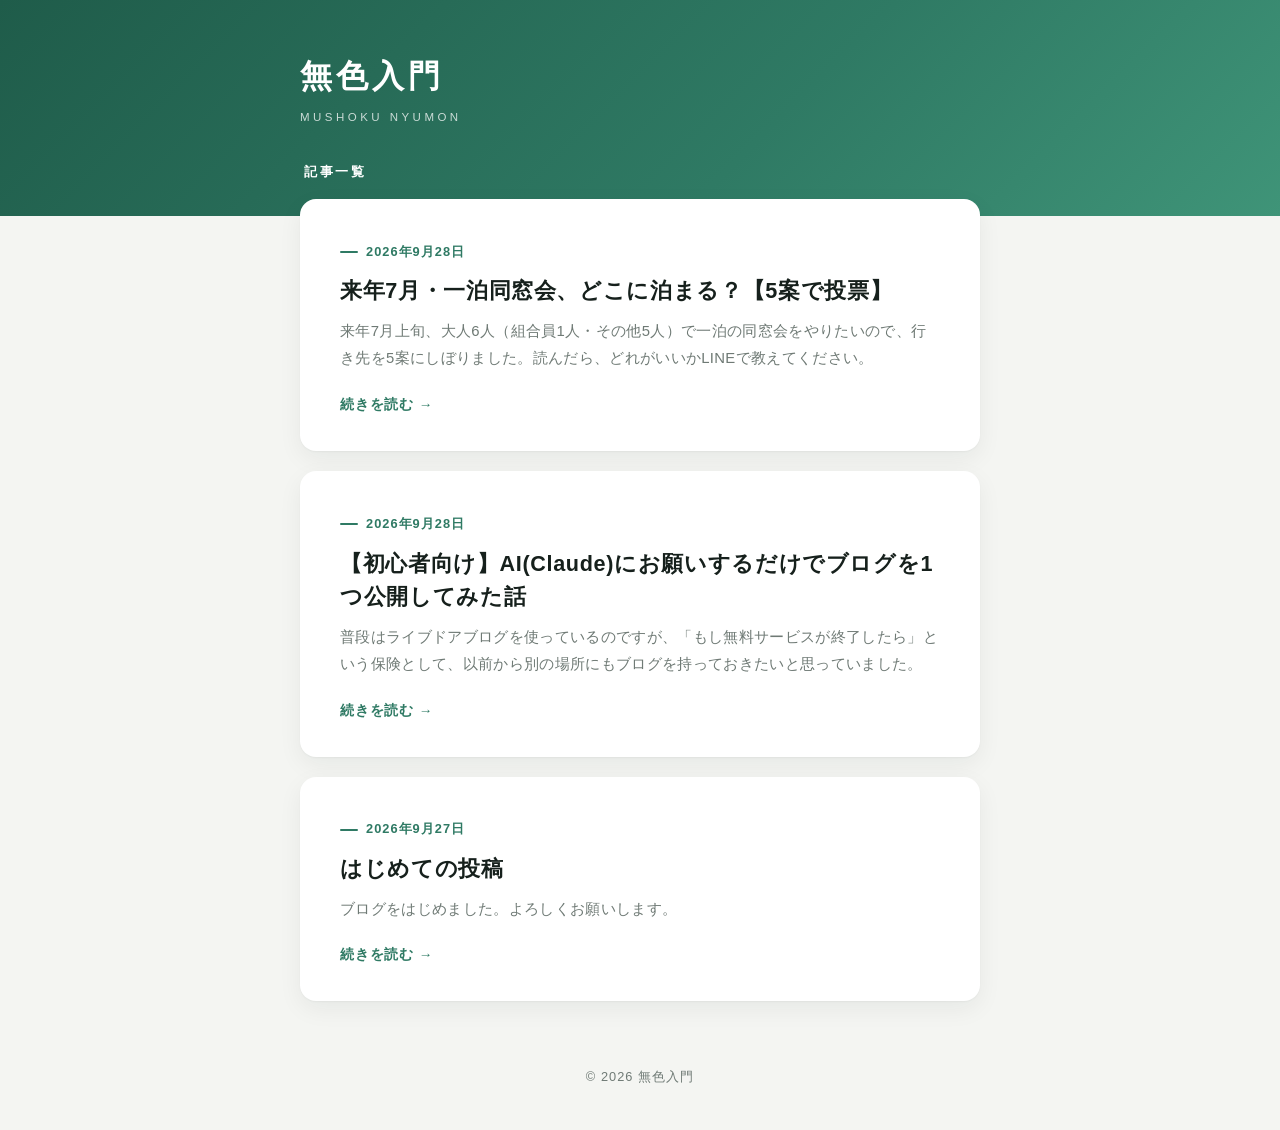
<file: index.html>
<!DOCTYPE html>
<html lang="ja">
<head>
  <meta charset="UTF-8">
  <meta name="viewport" content="width=device-width, initial-scale=1.0">
  <title>無色入門</title>
  <meta name="description" content="無色入門の記事一覧です。">
  <meta property="og:type" content="website">
  <meta property="og:site_name" content="無色入門">
  <meta property="og:title" content="無色入門">
  <meta property="og:description" content="無色入門の記事一覧です。">
  <meta property="og:url" content="https://yoikosutoiko-hue.github.io/my-first-project/">
  <meta property="og:image" content="https://yoikosutoiko-hue.github.io/my-first-project/ogp.jpg">
  <meta property="og:image:width" content="1200">
  <meta property="og:image:height" content="630">
  <meta property="og:locale" content="ja_JP">
  <meta name="twitter:card" content="summary_large_image">
  <link rel="stylesheet" href="style.css">
</head>
<body>
  <header class="site-header">
    <div class="container">
      <h1 class="site-title"><a href="index.html">無色入門</a></h1>
      <p class="site-tagline">Mushoku Nyumon</p>
    </div>
  </header>

  <main>
    <div class="container">
      <h2 class="list-heading">記事一覧</h2>
      <ul class="post-list">
        <li>
          <a class="post-card" href="posts/2026-09-28-reunion-mishima.html">
            <time class="post-date" datetime="2026-09-28">2026年9月28日</time>
            <h2 class="post-title">来年7月・一泊同窓会、どこに泊まる？【5案で投票】</h2>
            <p class="post-excerpt">来年7月上旬、大人6人（組合員1人・その他5人）で一泊の同窓会をやりたいので、行き先を5案にしぼりました。読んだら、どれがいいかLINEで教えてください。</p>
            <span class="read-more">続きを読む →</span>
          </a>
        </li>
        <li>
          <a class="post-card" href="posts/2026-09-28-claude-blog.html">
            <time class="post-date" datetime="2026-09-28">2026年9月28日</time>
            <h2 class="post-title">【初心者向け】AI(Claude)にお願いするだけでブログを1つ公開してみた話</h2>
            <p class="post-excerpt">普段はライブドアブログを使っているのですが、「もし無料サービスが終了したら」という保険として、以前から別の場所にもブログを持っておきたいと思っていました。</p>
            <span class="read-more">続きを読む →</span>
          </a>
        </li>
        <li>
          <a class="post-card" href="posts/2026-09-27-first-post.html">
            <time class="post-date" datetime="2026-09-27">2026年9月27日</time>
            <h2 class="post-title">はじめての投稿</h2>
            <p class="post-excerpt">ブログをはじめました。よろしくお願いします。</p>
            <span class="read-more">続きを読む →</span>
          </a>
        </li>
      </ul>
    </div>
  </main>

  <footer class="site-footer">
    <div class="container">
      &copy; 2026 無色入門
    </div>
  </footer>
</body>
</html>
</file>
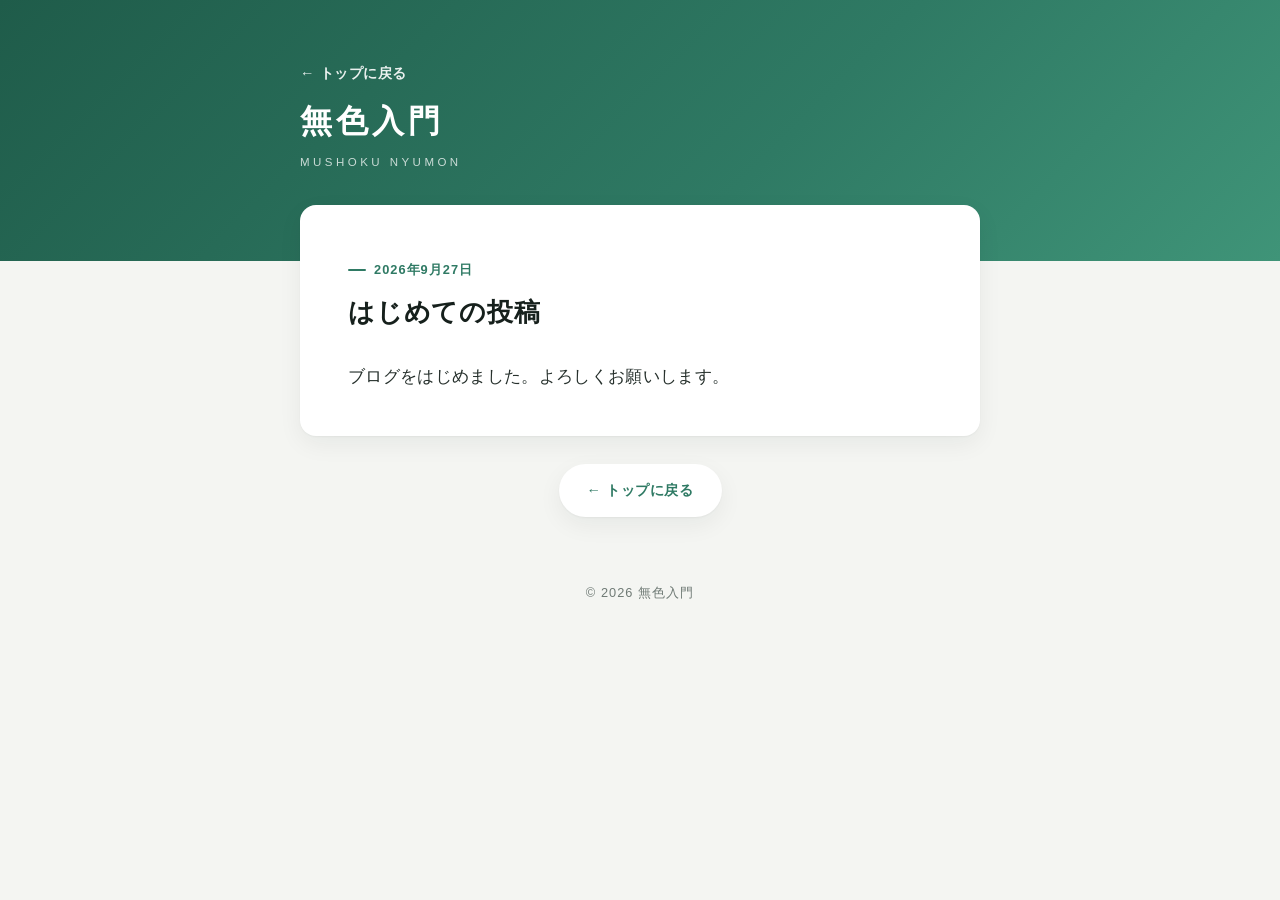
<file: posts/2026-09-27-first-post.html>
<!DOCTYPE html>
<html lang="ja">
<head>
  <meta charset="UTF-8">
  <meta name="viewport" content="width=device-width, initial-scale=1.0">
  <title>はじめての投稿 | 無色入門</title>
  <meta name="description" content="ブログをはじめました。よろしくお願いします。">
  <meta property="og:type" content="article">
  <meta property="og:site_name" content="無色入門">
  <meta property="og:title" content="はじめての投稿">
  <meta property="og:description" content="ブログをはじめました。よろしくお願いします。">
  <meta property="og:url" content="https://yoikosutoiko-hue.github.io/my-first-project/posts/2026-09-27-first-post.html">
  <meta property="og:image" content="https://yoikosutoiko-hue.github.io/my-first-project/ogp.jpg">
  <meta property="og:image:width" content="1200">
  <meta property="og:image:height" content="630">
  <meta property="og:locale" content="ja_JP">
  <meta name="twitter:card" content="summary_large_image">
  <link rel="stylesheet" href="../style.css">
</head>
<body>
  <header class="site-header">
    <div class="container">
      <a class="back-link back-link-top" href="../index.html">← トップに戻る</a>
      <p class="site-title"><a href="../index.html">無色入門</a></p>
      <p class="site-tagline">Mushoku Nyumon</p>
    </div>
  </header>

  <main>
    <div class="container">
      <article>
        <time class="post-date" datetime="2026-09-27">2026年9月27日</time>
        <h1 class="post-title">はじめての投稿</h1>
        <div class="post-body">
          <p>ブログをはじめました。よろしくお願いします。</p>
        </div>
      </article>

      <nav class="post-footer-nav">
        <a class="back-link" href="../index.html">← トップに戻る</a>
      </nav>
    </div>
  </main>

  <footer class="site-footer">
    <div class="container">
      &copy; 2026 無色入門
    </div>
  </footer>
</body>
</html>
</file>
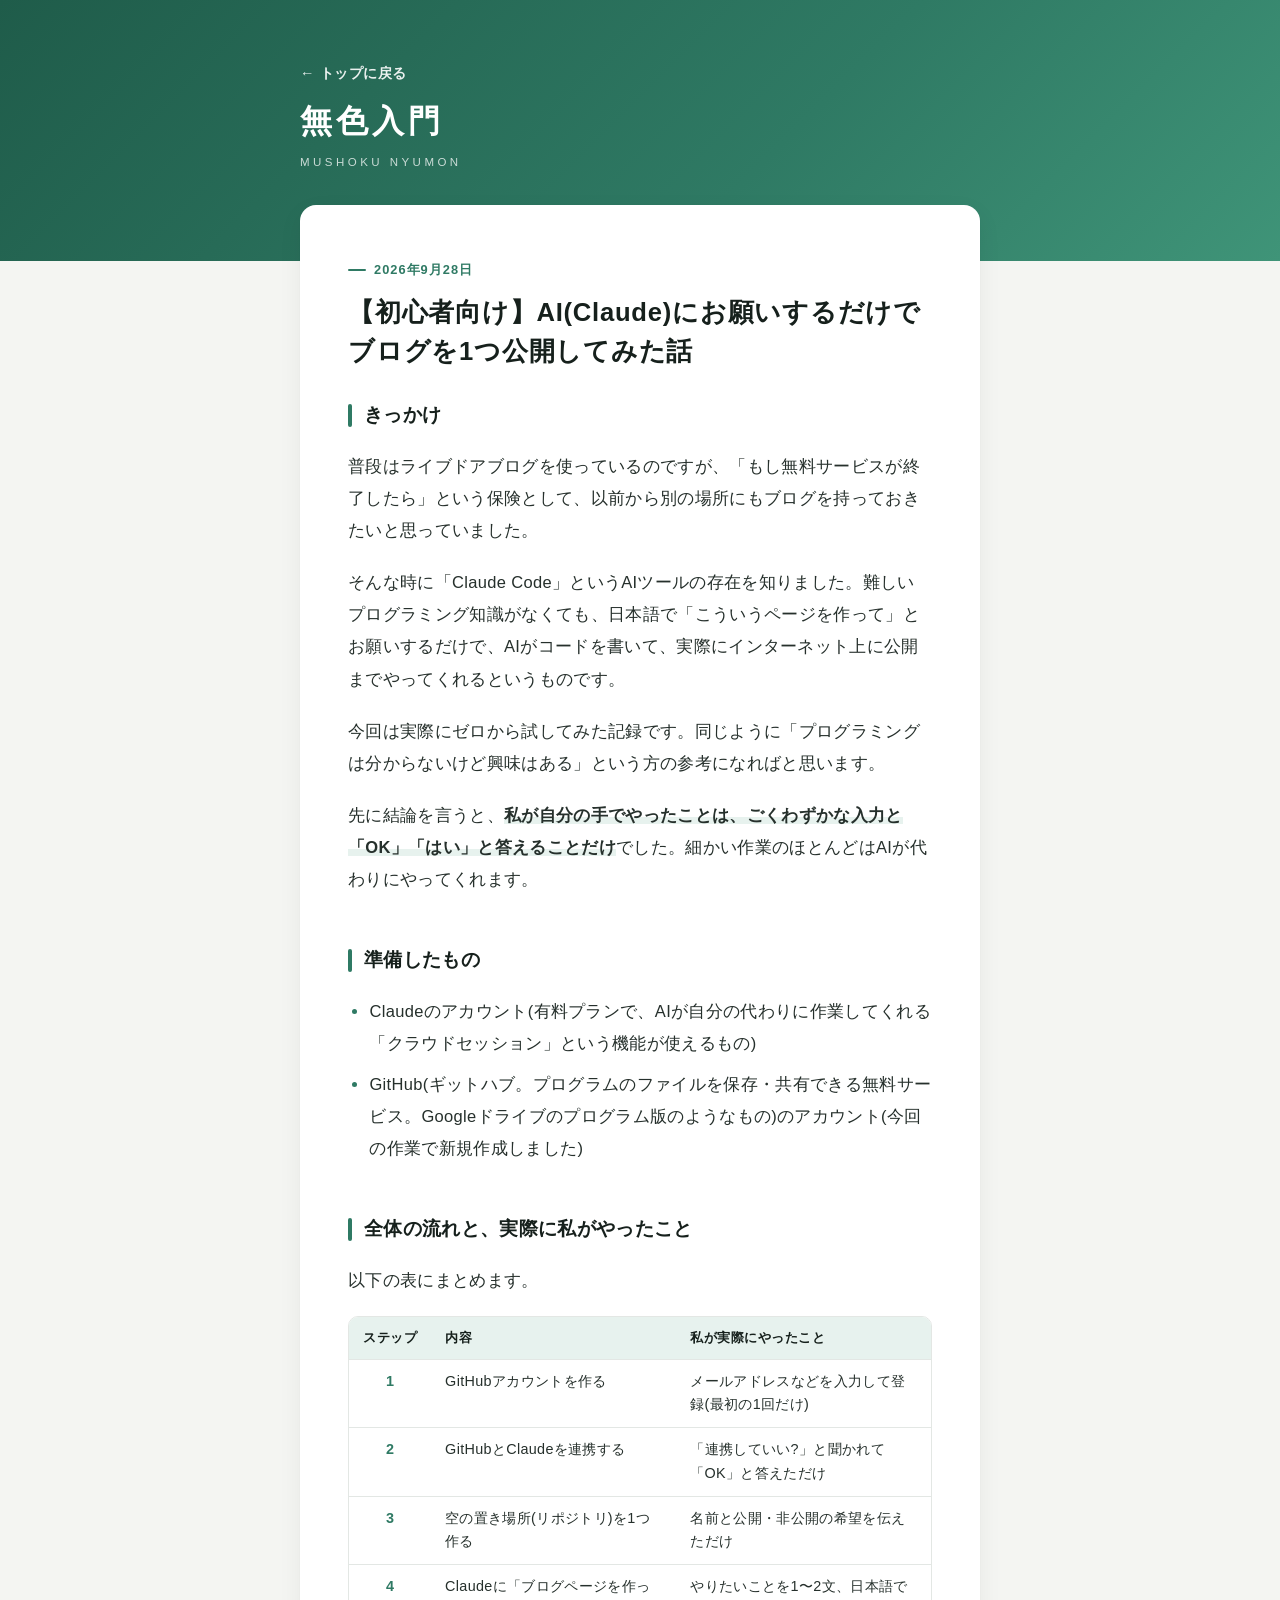
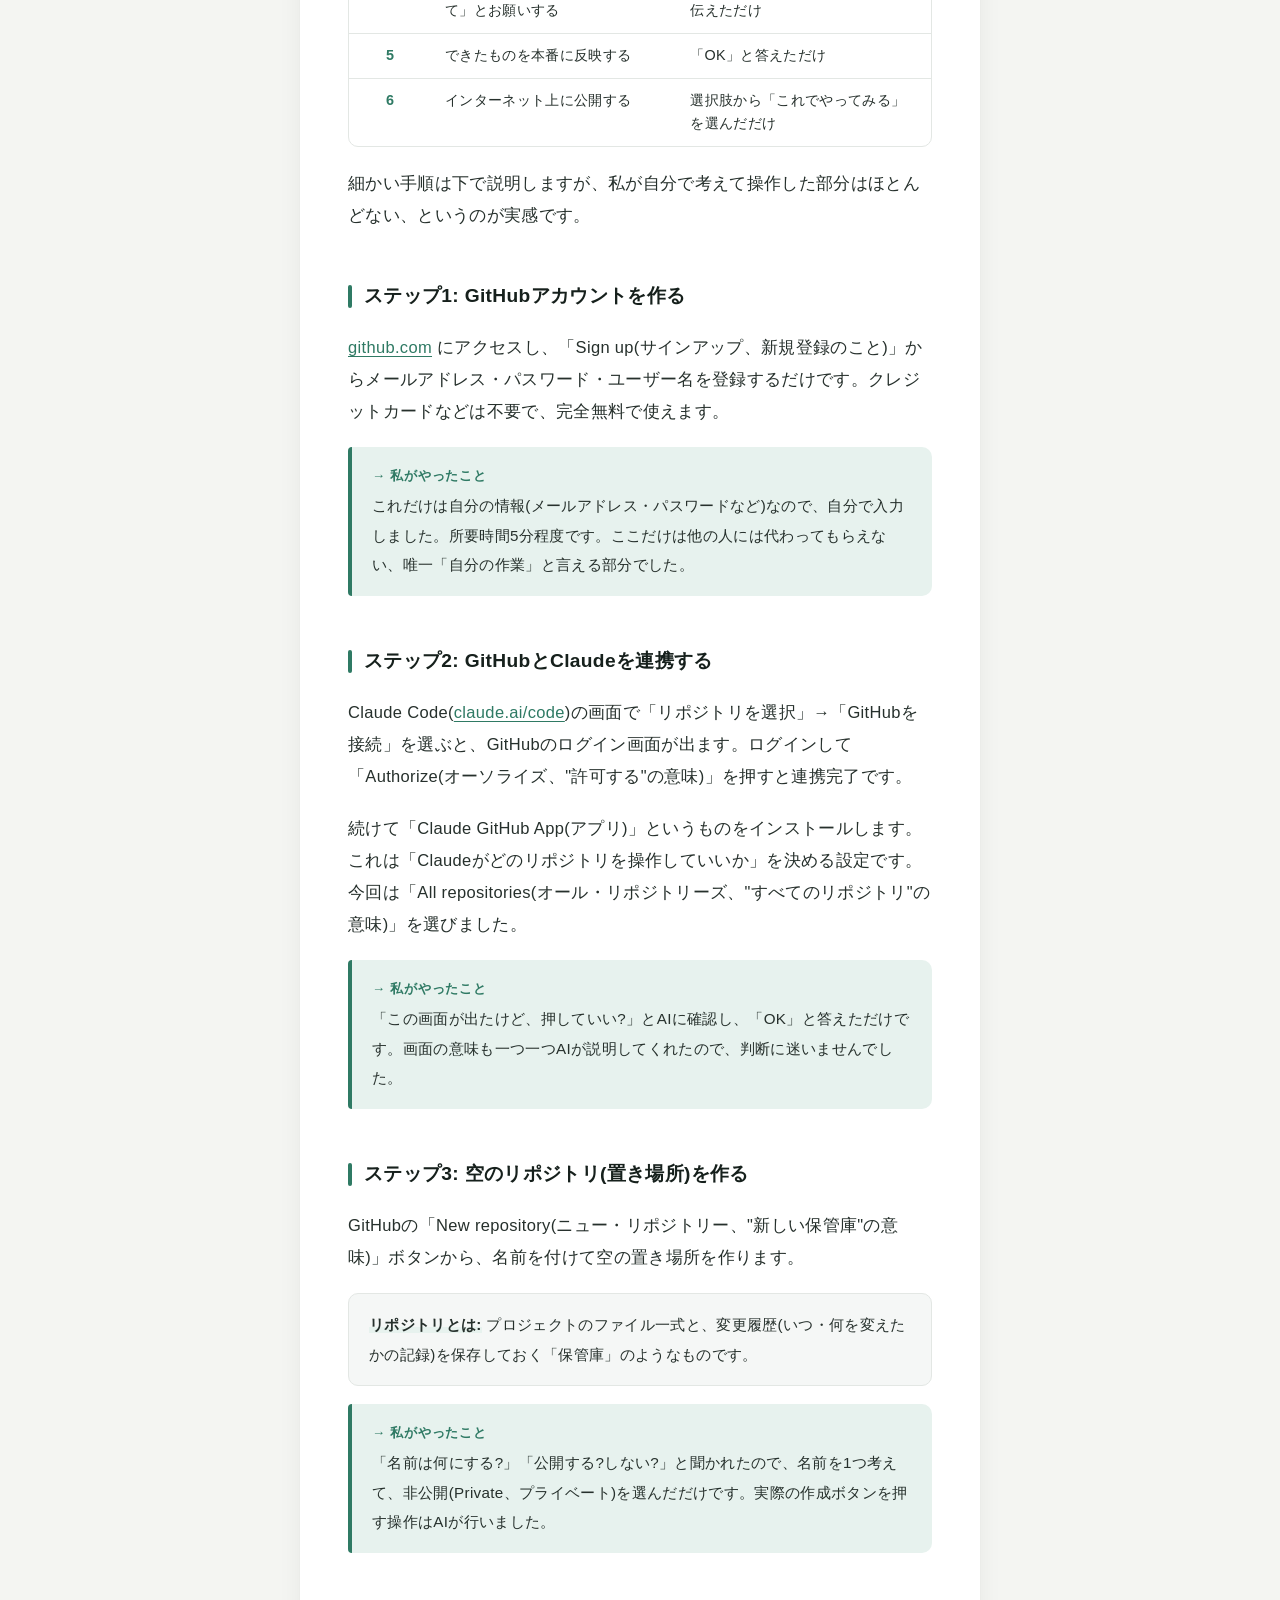
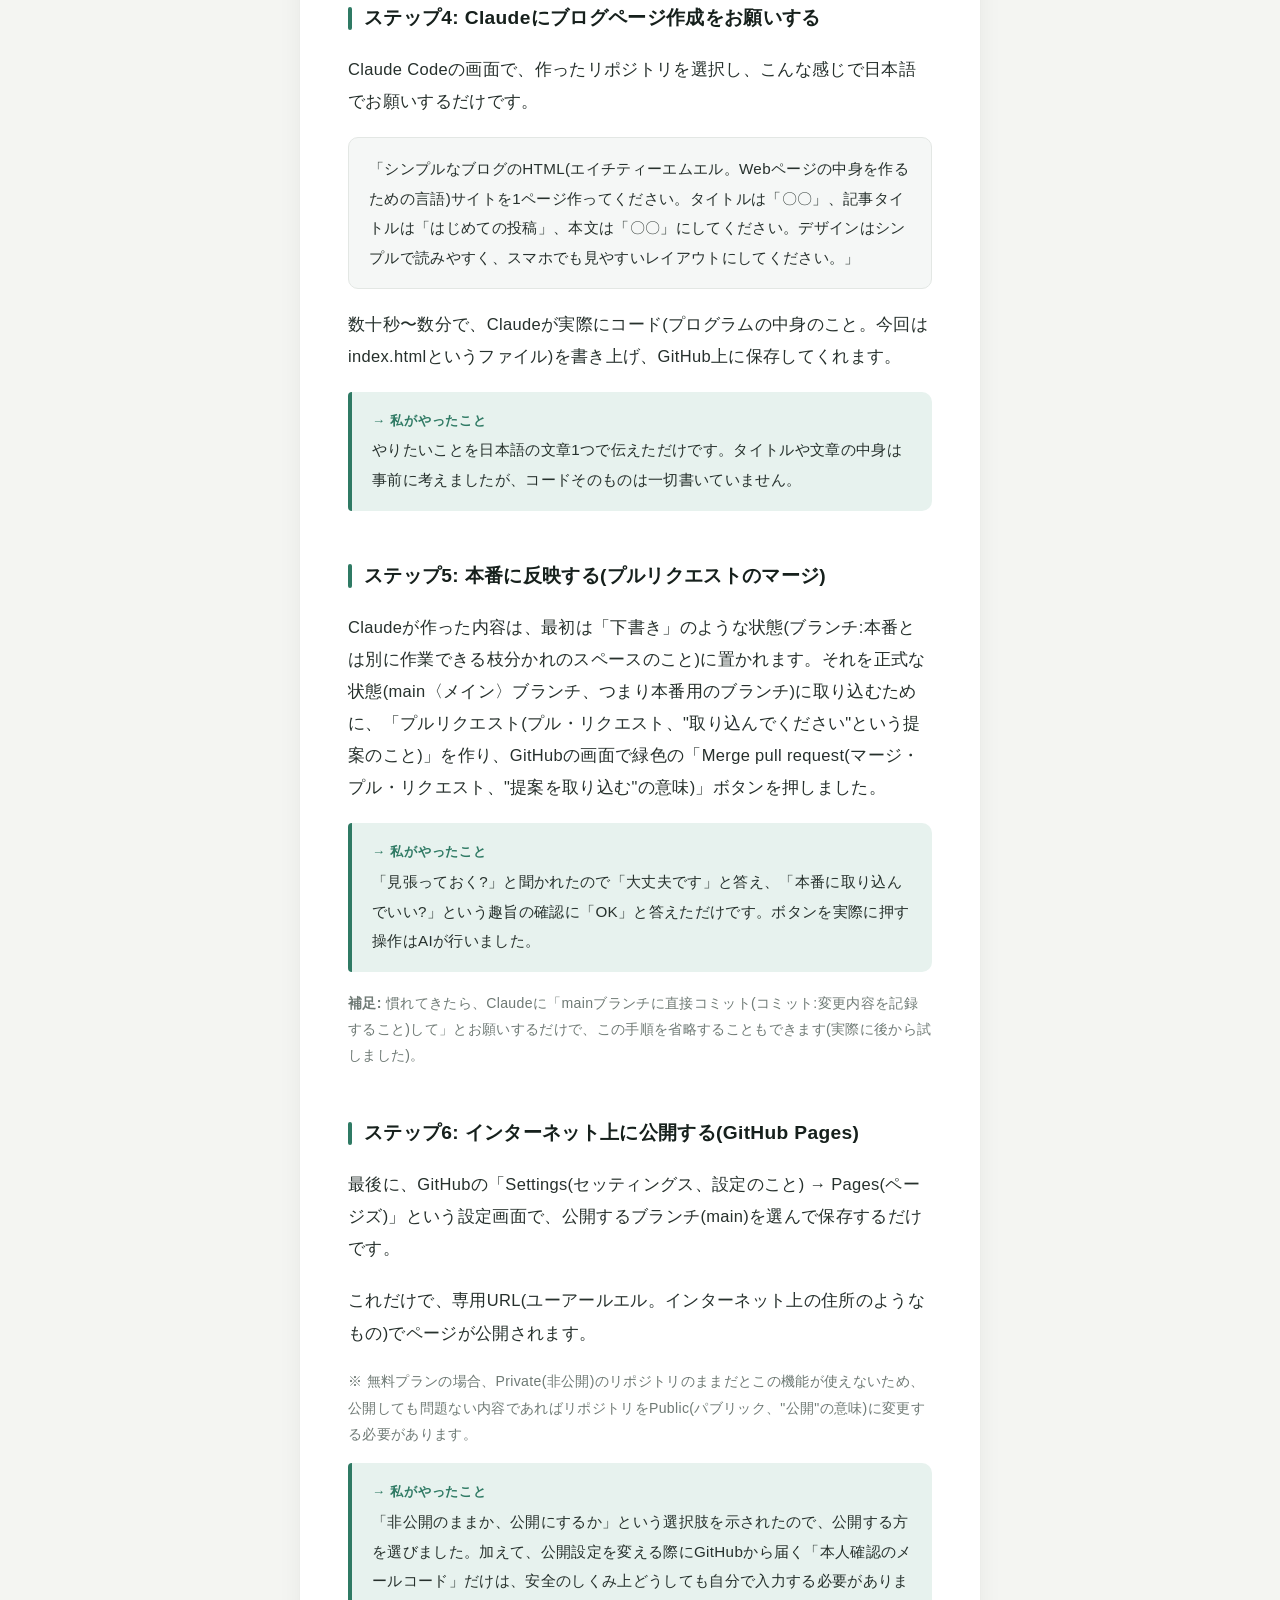
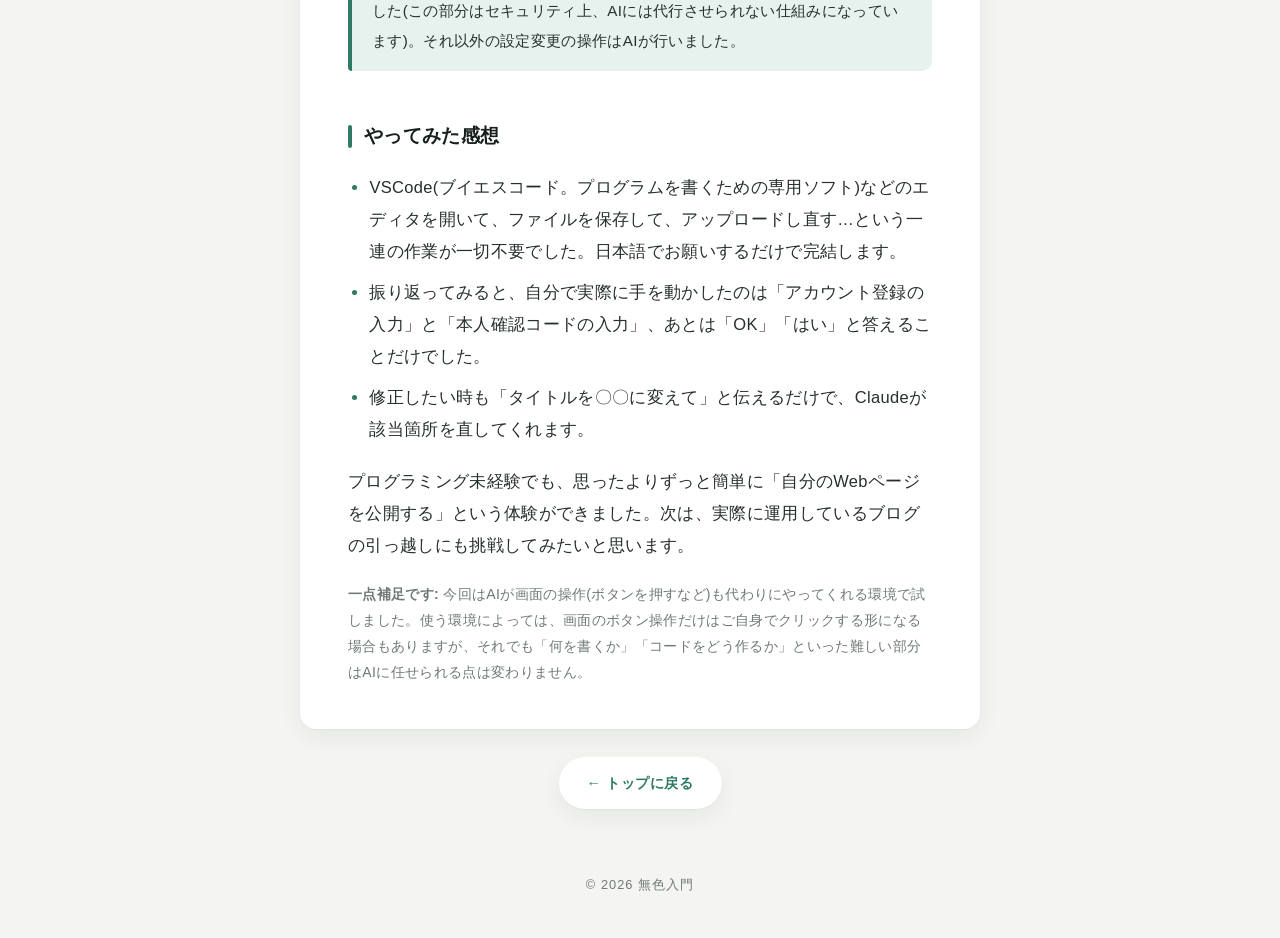
<file: posts/2026-09-28-claude-blog.html>
<!DOCTYPE html>
<html lang="ja">
<head>
  <meta charset="UTF-8">
  <meta name="viewport" content="width=device-width, initial-scale=1.0">
  <title>【初心者向け】AI(Claude)にお願いするだけでブログを1つ公開してみた話 | 無色入門</title>
  <meta name="description" content="普段はライブドアブログを使っているのですが、「もし無料サービスが終了したら」という保険として、以前から別の場所にもブログを持っておきたいと思っていました。">
  <meta property="og:type" content="article">
  <meta property="og:site_name" content="無色入門">
  <meta property="og:title" content="【初心者向け】AI(Claude)にお願いするだけでブログを1つ公開してみた話">
  <meta property="og:description" content="普段はライブドアブログを使っているのですが、「もし無料サービスが終了したら」という保険として、以前から別の場所にもブログを持っておきたいと思っていました。">
  <meta property="og:url" content="https://yoikosutoiko-hue.github.io/my-first-project/posts/2026-09-28-claude-blog.html">
  <meta property="og:image" content="https://yoikosutoiko-hue.github.io/my-first-project/ogp.jpg">
  <meta property="og:image:width" content="1200">
  <meta property="og:image:height" content="630">
  <meta property="og:locale" content="ja_JP">
  <meta name="twitter:card" content="summary_large_image">
  <link rel="stylesheet" href="../style.css">
</head>
<body>
  <header class="site-header">
    <div class="container">
      <a class="back-link back-link-top" href="../index.html">← トップに戻る</a>
      <p class="site-title"><a href="../index.html">無色入門</a></p>
      <p class="site-tagline">Mushoku Nyumon</p>
    </div>
  </header>

  <main>
    <div class="container">
      <article>
        <time class="post-date" datetime="2026-09-28">2026年9月28日</time>
        <h1 class="post-title">【初心者向け】AI(Claude)にお願いするだけでブログを1つ公開してみた話</h1>
        <div class="post-body">
          <h2>きっかけ</h2>
          <p>普段はライブドアブログを使っているのですが、「もし無料サービスが終了したら」という保険として、以前から別の場所にもブログを持っておきたいと思っていました。</p>
          <p>そんな時に「Claude Code」というAIツールの存在を知りました。難しいプログラミング知識がなくても、日本語で「こういうページを作って」とお願いするだけで、AIがコードを書いて、実際にインターネット上に公開までやってくれるというものです。</p>
          <p>今回は実際にゼロから試してみた記録です。同じように「プログラミングは分からないけど興味はある」という方の参考になればと思います。</p>
          <p>先に結論を言うと、<strong>私が自分の手でやったことは、ごくわずかな入力と「OK」「はい」と答えることだけ</strong>でした。細かい作業のほとんどはAIが代わりにやってくれます。</p>

          <h2>準備したもの</h2>
          <ul>
            <li>Claudeのアカウント(有料プランで、AIが自分の代わりに作業してくれる「クラウドセッション」という機能が使えるもの)</li>
            <li>GitHub(ギットハブ。プログラムのファイルを保存・共有できる無料サービス。Googleドライブのプログラム版のようなもの)のアカウント(今回の作業で新規作成しました)</li>
          </ul>

          <h2>全体の流れと、実際に私がやったこと</h2>
          <p>以下の表にまとめます。</p>
          <div class="table-wrap">
            <table>
              <thead>
                <tr>
                  <th>ステップ</th>
                  <th>内容</th>
                  <th>私が実際にやったこと</th>
                </tr>
              </thead>
              <tbody>
                <tr>
                  <td>1</td>
                  <td>GitHubアカウントを作る</td>
                  <td>メールアドレスなどを入力して登録(最初の1回だけ)</td>
                </tr>
                <tr>
                  <td>2</td>
                  <td>GitHubとClaudeを連携する</td>
                  <td>「連携していい?」と聞かれて「OK」と答えただけ</td>
                </tr>
                <tr>
                  <td>3</td>
                  <td>空の置き場所(リポジトリ)を1つ作る</td>
                  <td>名前と公開・非公開の希望を伝えただけ</td>
                </tr>
                <tr>
                  <td>4</td>
                  <td>Claudeに「ブログページを作って」とお願いする</td>
                  <td>やりたいことを1〜2文、日本語で伝えただけ</td>
                </tr>
                <tr>
                  <td>5</td>
                  <td>できたものを本番に反映する</td>
                  <td>「OK」と答えただけ</td>
                </tr>
                <tr>
                  <td>6</td>
                  <td>インターネット上に公開する</td>
                  <td>選択肢から「これでやってみる」を選んだだけ</td>
                </tr>
              </tbody>
            </table>
          </div>
          <p>細かい手順は下で説明しますが、私が自分で考えて操作した部分はほとんどない、というのが実感です。</p>

          <h2>ステップ1: GitHubアカウントを作る</h2>
          <p><a href="https://github.com/" target="_blank" rel="noopener">github.com</a> にアクセスし、「Sign up(サインアップ、新規登録のこと)」からメールアドレス・パスワード・ユーザー名を登録するだけです。クレジットカードなどは不要で、完全無料で使えます。</p>
          <div class="did">
            <span class="did-label">→ 私がやったこと</span>
            これだけは自分の情報(メールアドレス・パスワードなど)なので、自分で入力しました。所要時間5分程度です。ここだけは他の人には代わってもらえない、唯一「自分の作業」と言える部分でした。
          </div>

          <h2>ステップ2: GitHubとClaudeを連携する</h2>
          <p>Claude Code(<a href="https://claude.ai/code" target="_blank" rel="noopener">claude.ai/code</a>)の画面で「リポジトリを選択」→「GitHubを接続」を選ぶと、GitHubのログイン画面が出ます。ログインして「Authorize(オーソライズ、"許可する"の意味)」を押すと連携完了です。</p>
          <p>続けて「Claude GitHub App(アプリ)」というものをインストールします。これは「Claudeがどのリポジトリを操作していいか」を決める設定です。今回は「All repositories(オール・リポジトリーズ、"すべてのリポジトリ"の意味)」を選びました。</p>
          <div class="did">
            <span class="did-label">→ 私がやったこと</span>
            「この画面が出たけど、押していい?」とAIに確認し、「OK」と答えただけです。画面の意味も一つ一つAIが説明してくれたので、判断に迷いませんでした。
          </div>

          <h2>ステップ3: 空のリポジトリ(置き場所)を作る</h2>
          <p>GitHubの「New repository(ニュー・リポジトリー、"新しい保管庫"の意味)」ボタンから、名前を付けて空の置き場所を作ります。</p>
          <blockquote>
            <p><strong>リポジトリとは:</strong> プロジェクトのファイル一式と、変更履歴(いつ・何を変えたかの記録)を保存しておく「保管庫」のようなものです。</p>
          </blockquote>
          <div class="did">
            <span class="did-label">→ 私がやったこと</span>
            「名前は何にする?」「公開する?しない?」と聞かれたので、名前を1つ考えて、非公開(Private、プライベート)を選んだだけです。実際の作成ボタンを押す操作はAIが行いました。
          </div>

          <h2>ステップ4: Claudeにブログページ作成をお願いする</h2>
          <p>Claude Codeの画面で、作ったリポジトリを選択し、こんな感じで日本語でお願いするだけです。</p>
          <blockquote>
            <p>「シンプルなブログのHTML(エイチティーエムエル。Webページの中身を作るための言語)サイトを1ページ作ってください。タイトルは「〇〇」、記事タイトルは「はじめての投稿」、本文は「〇〇」にしてください。デザインはシンプルで読みやすく、スマホでも見やすいレイアウトにしてください。」</p>
          </blockquote>
          <p>数十秒〜数分で、Claudeが実際にコード(プログラムの中身のこと。今回はindex.htmlというファイル)を書き上げ、GitHub上に保存してくれます。</p>
          <div class="did">
            <span class="did-label">→ 私がやったこと</span>
            やりたいことを日本語の文章1つで伝えただけです。タイトルや文章の中身は事前に考えましたが、コードそのものは一切書いていません。
          </div>

          <h2>ステップ5: 本番に反映する(プルリクエストのマージ)</h2>
          <p>Claudeが作った内容は、最初は「下書き」のような状態(ブランチ:本番とは別に作業できる枝分かれのスペースのこと)に置かれます。それを正式な状態(main〈メイン〉ブランチ、つまり本番用のブランチ)に取り込むために、「プルリクエスト(プル・リクエスト、"取り込んでください"という提案のこと)」を作り、GitHubの画面で緑色の「Merge pull request(マージ・プル・リクエスト、"提案を取り込む"の意味)」ボタンを押しました。</p>
          <div class="did">
            <span class="did-label">→ 私がやったこと</span>
            「見張っておく?」と聞かれたので「大丈夫です」と答え、「本番に取り込んでいい?」という趣旨の確認に「OK」と答えただけです。ボタンを実際に押す操作はAIが行いました。
          </div>
          <p class="note"><strong>補足:</strong> 慣れてきたら、Claudeに「mainブランチに直接コミット(コミット:変更内容を記録すること)して」とお願いするだけで、この手順を省略することもできます(実際に後から試しました)。</p>

          <h2>ステップ6: インターネット上に公開する(GitHub Pages)</h2>
          <p>最後に、GitHubの「Settings(セッティングス、設定のこと) → Pages(ページズ)」という設定画面で、公開するブランチ(main)を選んで保存するだけです。</p>
          <p>これだけで、専用URL(ユーアールエル。インターネット上の住所のようなもの)でページが公開されます。</p>
          <p class="note">※ 無料プランの場合、Private(非公開)のリポジトリのままだとこの機能が使えないため、公開しても問題ない内容であればリポジトリをPublic(パブリック、"公開"の意味)に変更する必要があります。</p>
          <div class="did">
            <span class="did-label">→ 私がやったこと</span>
            「非公開のままか、公開にするか」という選択肢を示されたので、公開する方を選びました。加えて、公開設定を変える際にGitHubから届く「本人確認のメールコード」だけは、安全のしくみ上どうしても自分で入力する必要がありました(この部分はセキュリティ上、AIには代行させられない仕組みになっています)。それ以外の設定変更の操作はAIが行いました。
          </div>

          <h2>やってみた感想</h2>
          <ul>
            <li>VSCode(ブイエスコード。プログラムを書くための専用ソフト)などのエディタを開いて、ファイルを保存して、アップロードし直す…という一連の作業が一切不要でした。日本語でお願いするだけで完結します。</li>
            <li>振り返ってみると、自分で実際に手を動かしたのは「アカウント登録の入力」と「本人確認コードの入力」、あとは「OK」「はい」と答えることだけでした。</li>
            <li>修正したい時も「タイトルを〇〇に変えて」と伝えるだけで、Claudeが該当箇所を直してくれます。</li>
          </ul>
          <p>プログラミング未経験でも、思ったよりずっと簡単に「自分のWebページを公開する」という体験ができました。次は、実際に運用しているブログの引っ越しにも挑戦してみたいと思います。</p>
          <p class="note"><strong>一点補足です:</strong> 今回はAIが画面の操作(ボタンを押すなど)も代わりにやってくれる環境で試しました。使う環境によっては、画面のボタン操作だけはご自身でクリックする形になる場合もありますが、それでも「何を書くか」「コードをどう作るか」といった難しい部分はAIに任せられる点は変わりません。</p>
        </div>
      </article>

      <nav class="post-footer-nav">
        <a class="back-link" href="../index.html">← トップに戻る</a>
      </nav>
    </div>
  </main>

  <footer class="site-footer">
    <div class="container">
      &copy; 2026 無色入門
    </div>
  </footer>
</body>
</html>
</file>
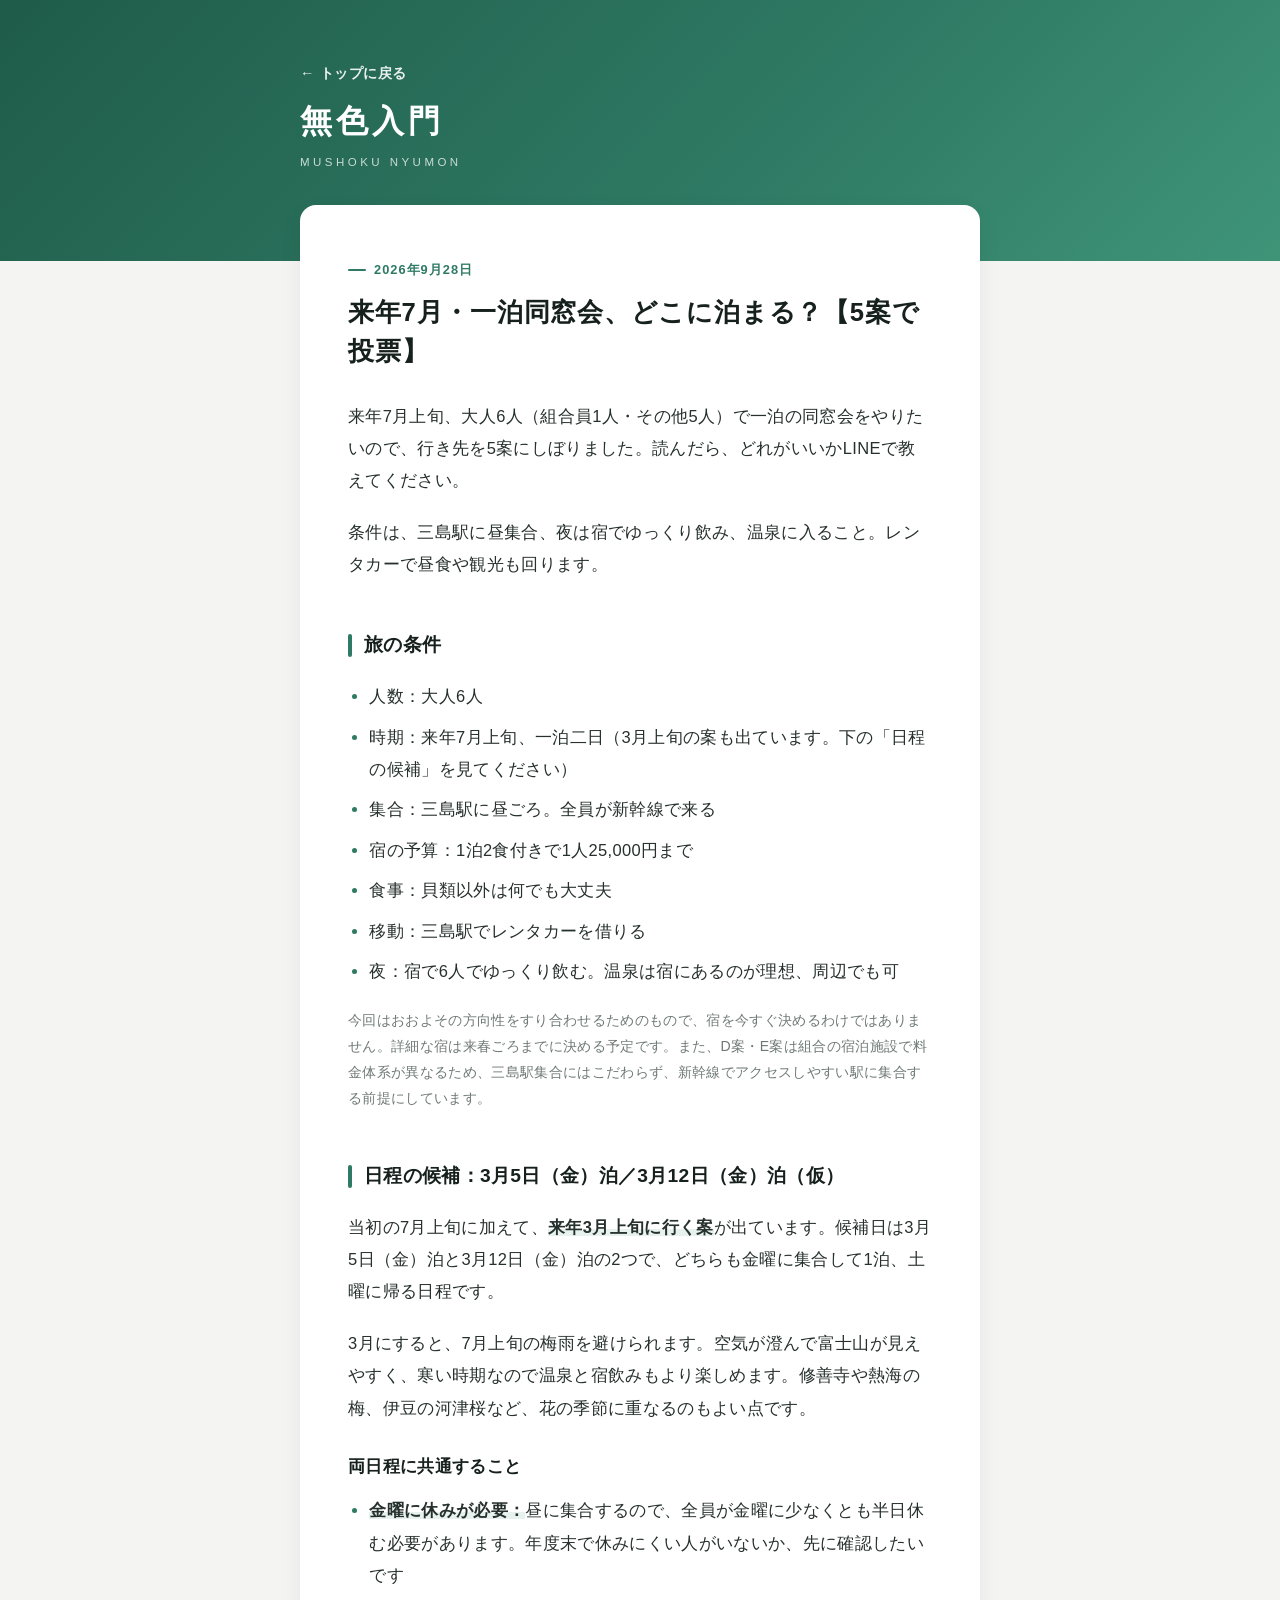
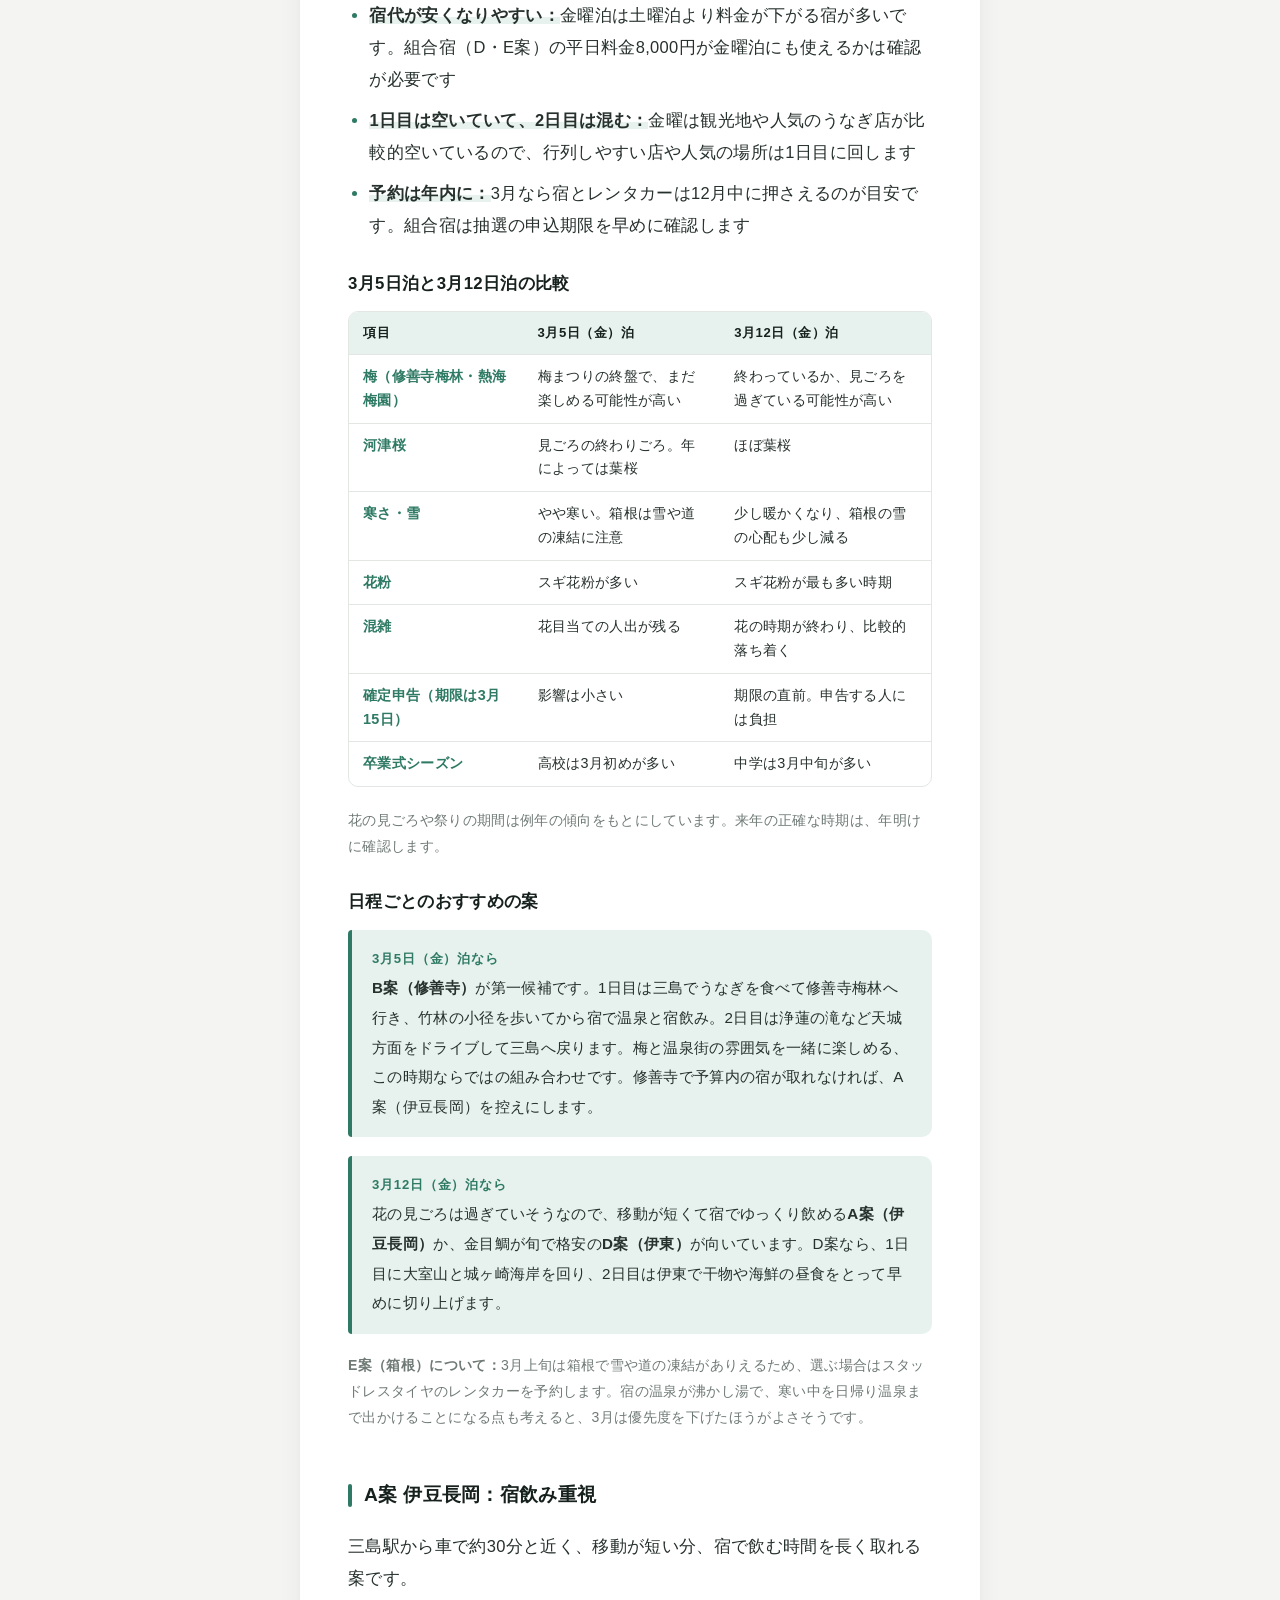
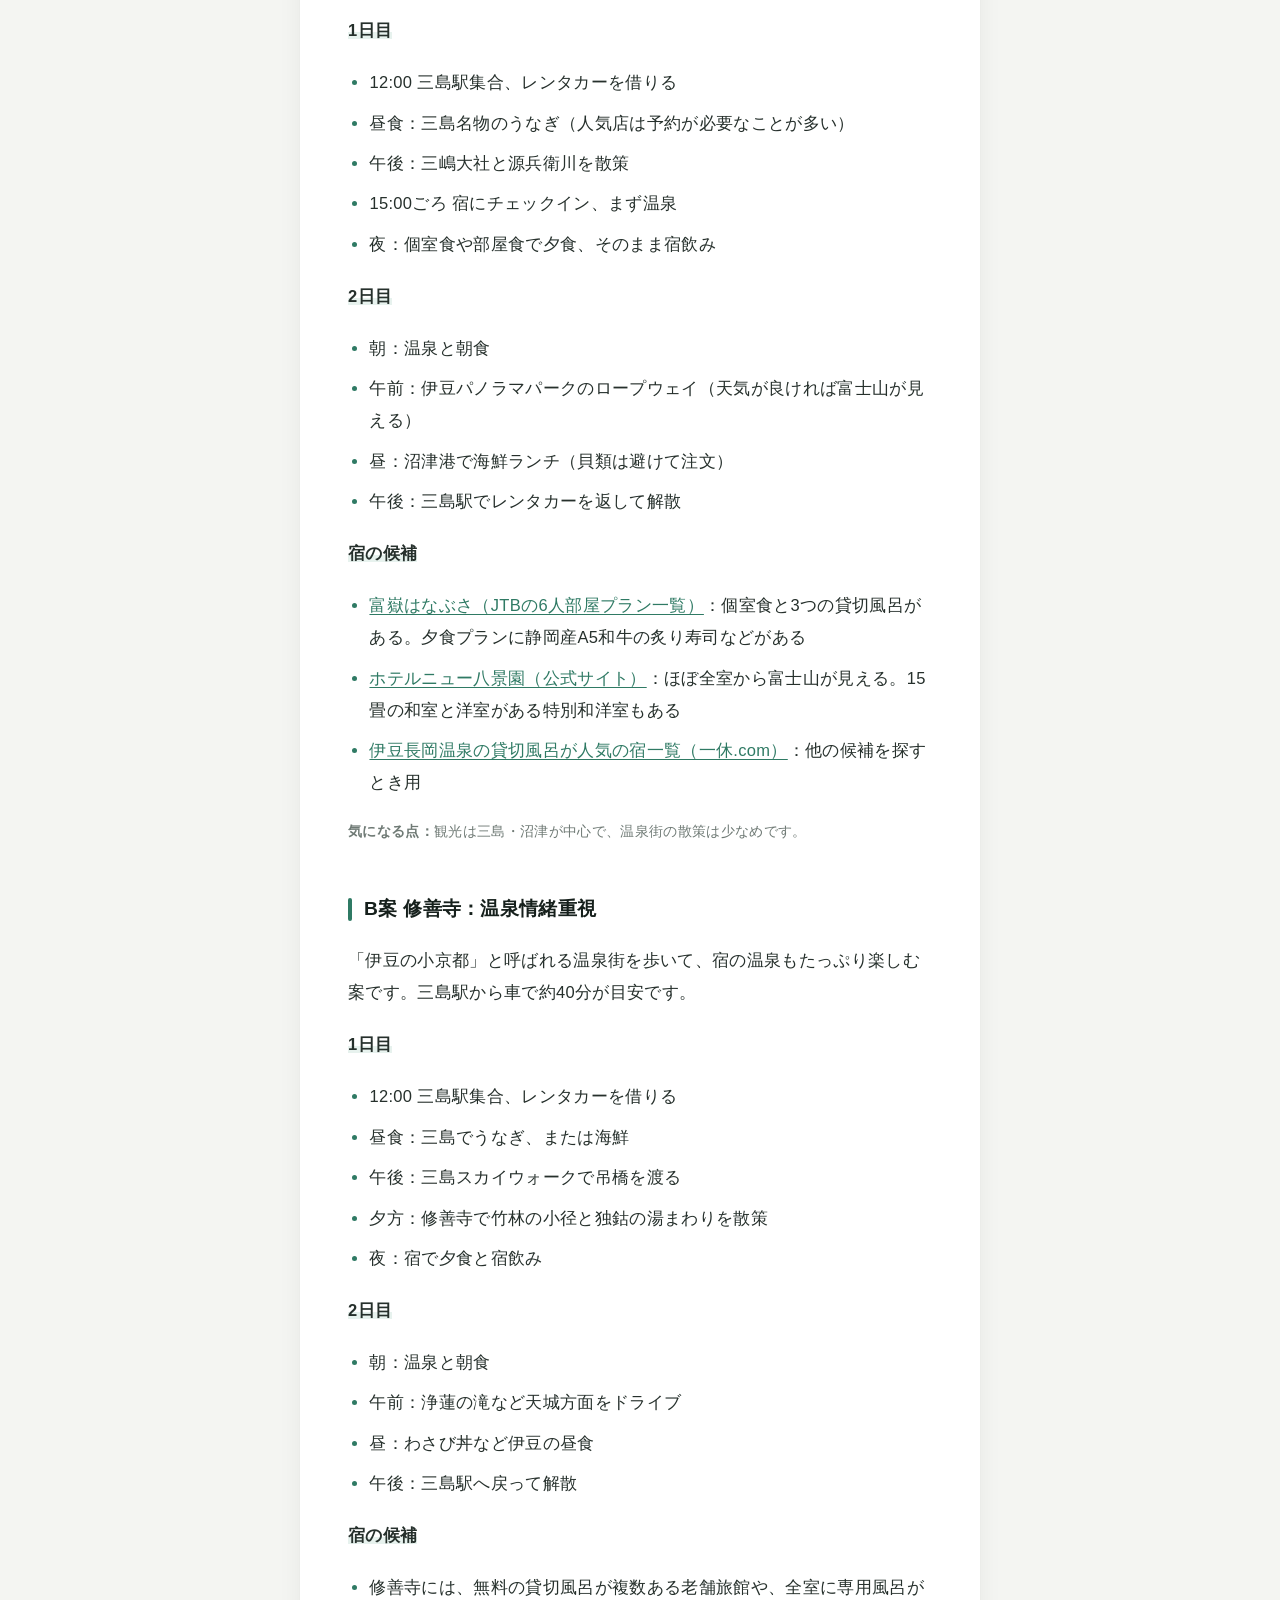
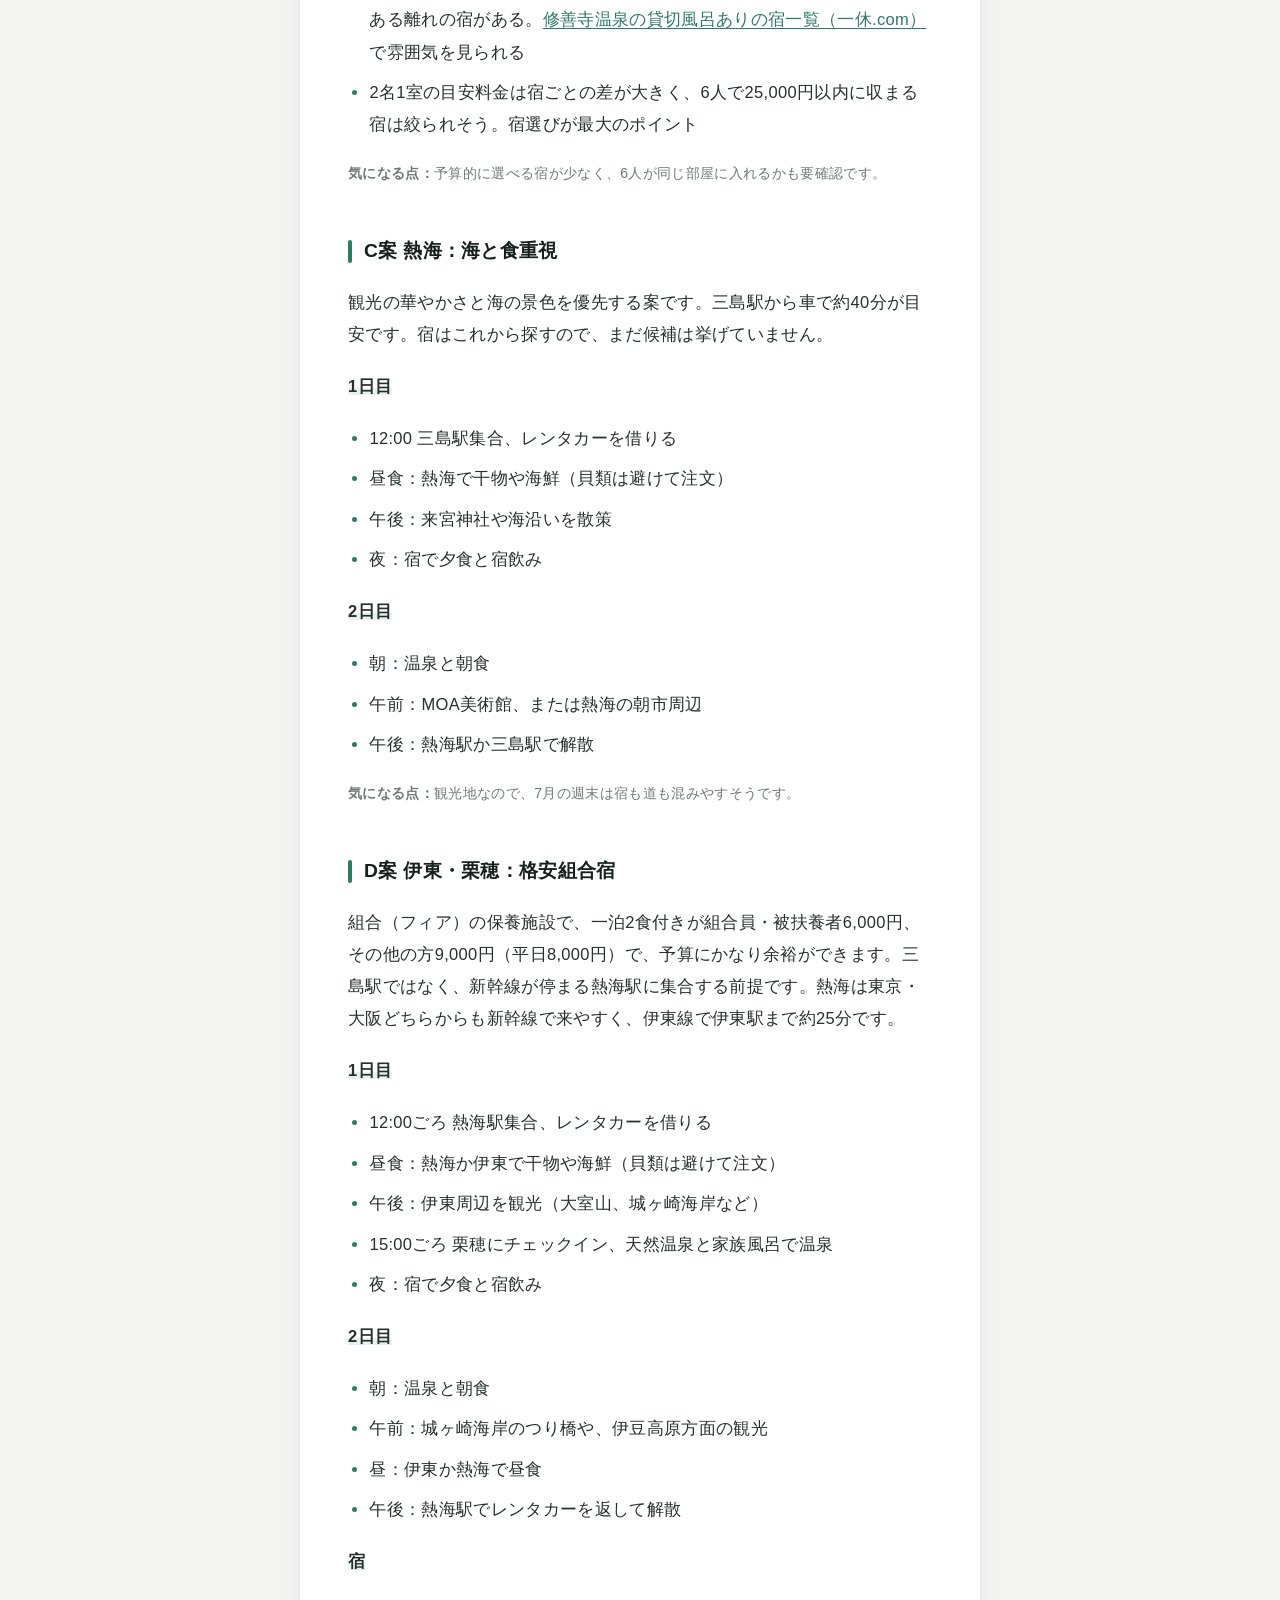
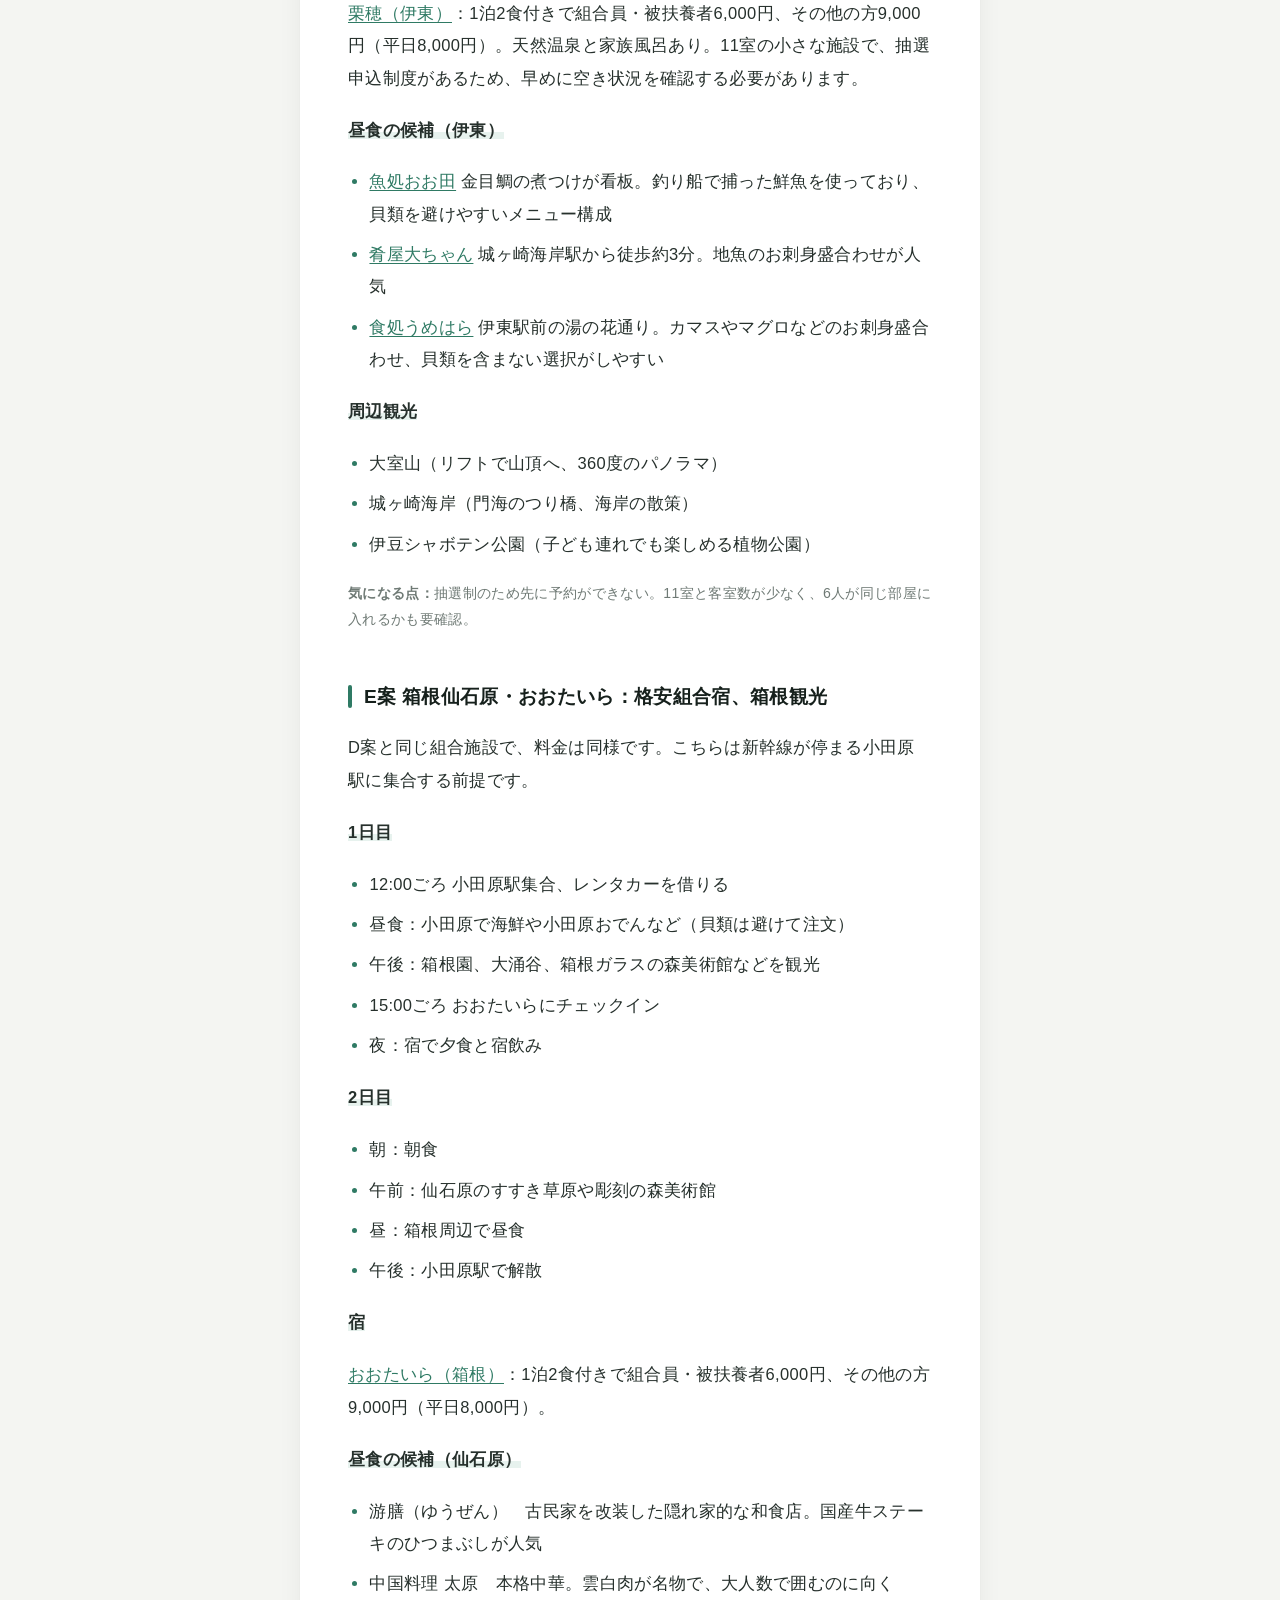
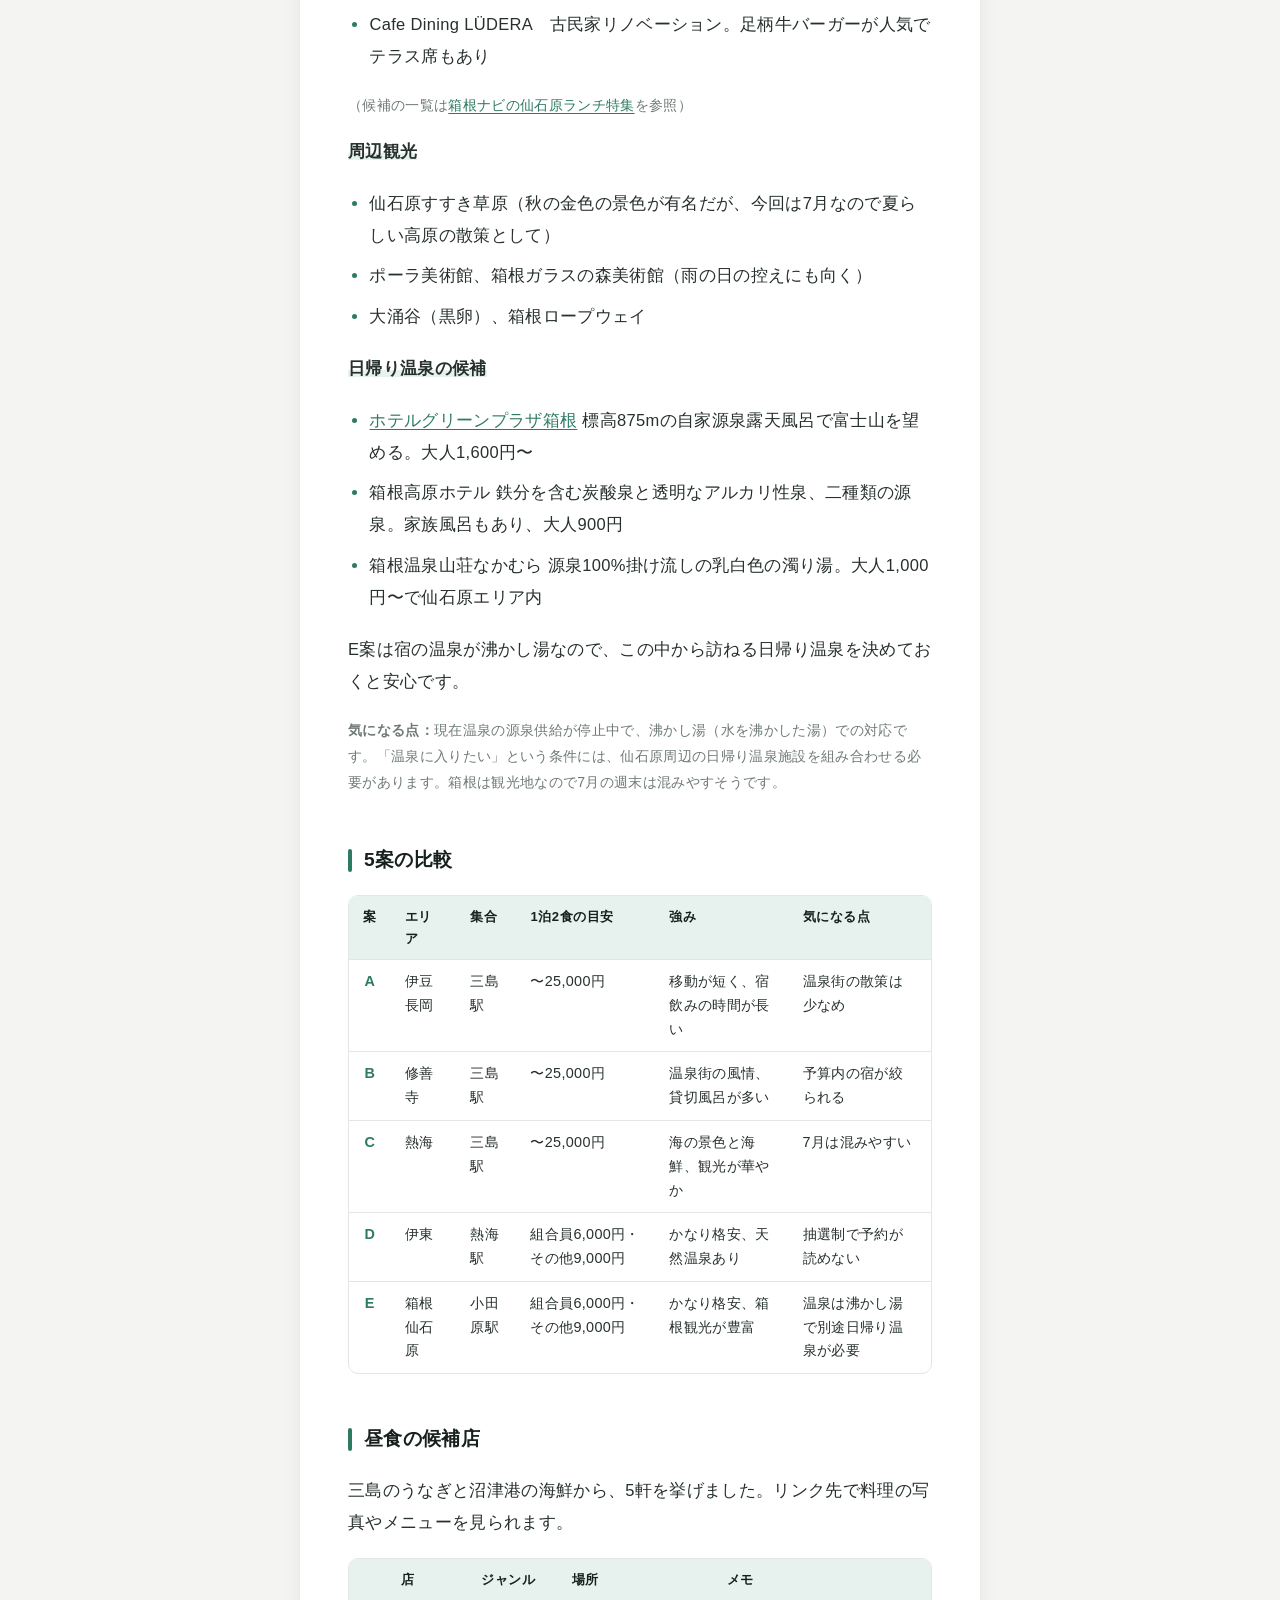
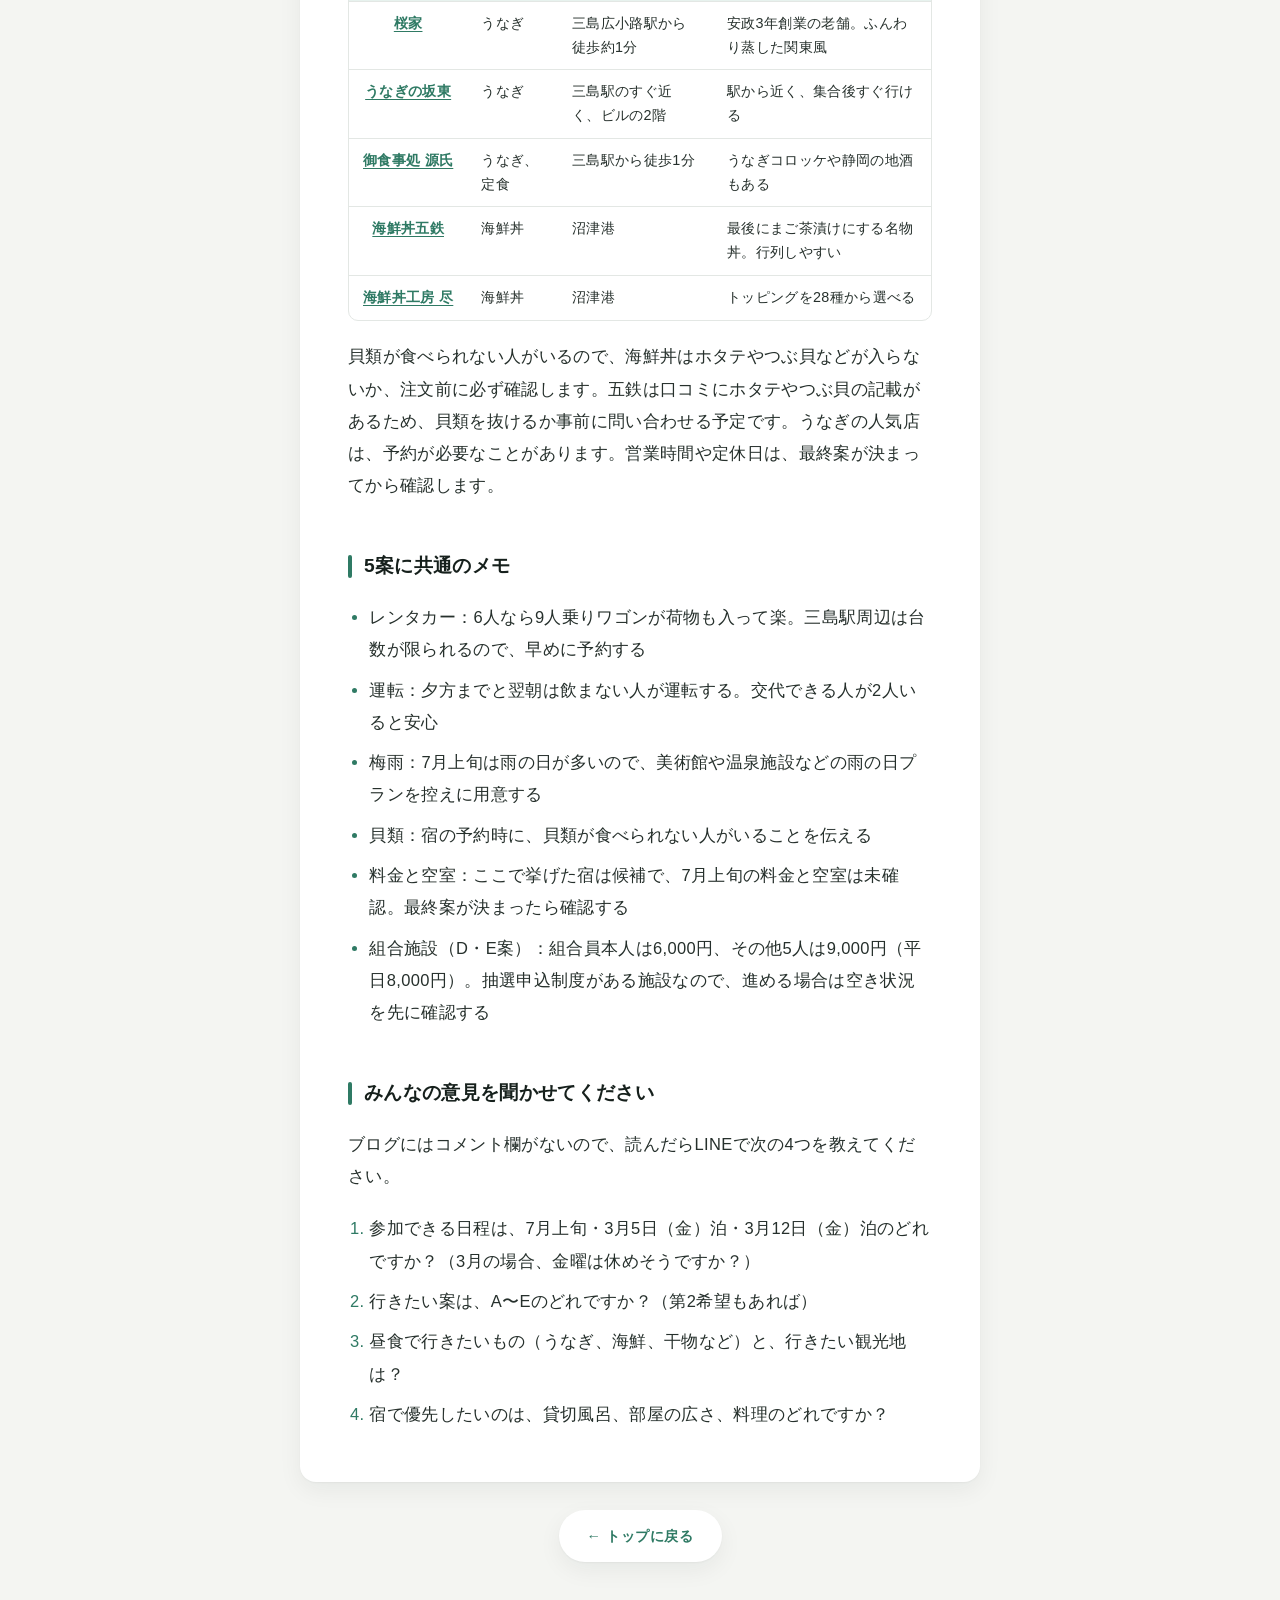
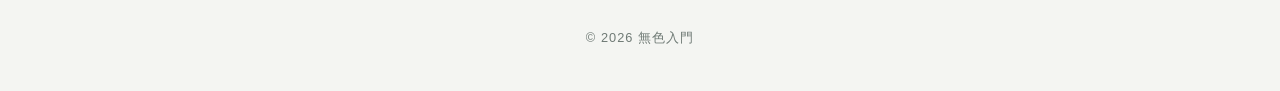
<file: posts/2026-09-28-reunion-mishima.html>
<!DOCTYPE html>
<html lang="ja">
<head>
  <meta charset="UTF-8">
  <meta name="viewport" content="width=device-width, initial-scale=1.0">
  <title>来年7月・一泊同窓会、どこに泊まる？【5案で投票】 | 無色入門</title>
  <meta name="description" content="来年7月上旬、大人6人（組合員1人・その他5人）で一泊の同窓会をやりたいので、行き先を5案にしぼりました。読んだら、どれがいいかLINEで教えてください。">
  <meta property="og:type" content="article">
  <meta property="og:site_name" content="無色入門">
  <meta property="og:title" content="来年7月・一泊同窓会、どこに泊まる？【5案で投票】">
  <meta property="og:description" content="来年7月上旬、大人6人（組合員1人・その他5人）で一泊の同窓会をやりたいので、行き先を5案にしぼりました。読んだら、どれがいいかLINEで教えてください。">
  <meta property="og:url" content="https://yoikosutoiko-hue.github.io/my-first-project/posts/2026-09-28-reunion-mishima.html">
  <meta property="og:image" content="https://yoikosutoiko-hue.github.io/my-first-project/ogp.jpg">
  <meta property="og:image:width" content="1200">
  <meta property="og:image:height" content="630">
  <meta property="og:locale" content="ja_JP">
  <meta name="twitter:card" content="summary_large_image">
  <link rel="stylesheet" href="../style.css">
</head>
<body>
  <header class="site-header">
    <div class="container">
      <a class="back-link back-link-top" href="../index.html">← トップに戻る</a>
      <p class="site-title"><a href="../index.html">無色入門</a></p>
      <p class="site-tagline">Mushoku Nyumon</p>
    </div>
  </header>

  <main>
    <div class="container">
      <article>
        <time class="post-date" datetime="2026-09-28">2026年9月28日</time>
        <h1 class="post-title">来年7月・一泊同窓会、どこに泊まる？【5案で投票】</h1>
        <div class="post-body">
          <p>来年7月上旬、大人6人（組合員1人・その他5人）で一泊の同窓会をやりたいので、行き先を5案にしぼりました。読んだら、どれがいいかLINEで教えてください。</p>
          <p>条件は、三島駅に昼集合、夜は宿でゆっくり飲み、温泉に入ること。レンタカーで昼食や観光も回ります。</p>

          <h2>旅の条件</h2>
          <ul>
            <li>人数：大人6人</li>
            <li>時期：来年7月上旬、一泊二日（3月上旬の案も出ています。下の「日程の候補」を見てください）</li>
            <li>集合：三島駅に昼ごろ。全員が新幹線で来る</li>
            <li>宿の予算：1泊2食付きで1人25,000円まで</li>
            <li>食事：貝類以外は何でも大丈夫</li>
            <li>移動：三島駅でレンタカーを借りる</li>
            <li>夜：宿で6人でゆっくり飲む。温泉は宿にあるのが理想、周辺でも可</li>
          </ul>
          <p class="note">今回はおおよその方向性をすり合わせるためのもので、宿を今すぐ決めるわけではありません。詳細な宿は来春ごろまでに決める予定です。また、D案・E案は組合の宿泊施設で料金体系が異なるため、三島駅集合にはこだわらず、新幹線でアクセスしやすい駅に集合する前提にしています。</p>

          <h2>日程の候補：3月5日（金）泊／3月12日（金）泊（仮）</h2>
          <p>当初の7月上旬に加えて、<strong>来年3月上旬に行く案</strong>が出ています。候補日は3月5日（金）泊と3月12日（金）泊の2つで、どちらも金曜に集合して1泊、土曜に帰る日程です。</p>
          <p>3月にすると、7月上旬の梅雨を避けられます。空気が澄んで富士山が見えやすく、寒い時期なので温泉と宿飲みもより楽しめます。修善寺や熱海の梅、伊豆の河津桜など、花の季節に重なるのもよい点です。</p>

          <h3>両日程に共通すること</h3>
          <ul>
            <li><strong>金曜に休みが必要：</strong>昼に集合するので、全員が金曜に少なくとも半日休む必要があります。年度末で休みにくい人がいないか、先に確認したいです</li>
            <li><strong>宿代が安くなりやすい：</strong>金曜泊は土曜泊より料金が下がる宿が多いです。組合宿（D・E案）の平日料金8,000円が金曜泊にも使えるかは確認が必要です</li>
            <li><strong>1日目は空いていて、2日目は混む：</strong>金曜は観光地や人気のうなぎ店が比較的空いているので、行列しやすい店や人気の場所は1日目に回します</li>
            <li><strong>予約は年内に：</strong>3月なら宿とレンタカーは12月中に押さえるのが目安です。組合宿は抽選の申込期限を早めに確認します</li>
          </ul>

          <h3>3月5日泊と3月12日泊の比較</h3>
          <div class="table-wrap">
            <table class="compare">
              <thead>
                <tr>
                  <th>項目</th>
                  <th>3月5日（金）泊</th>
                  <th>3月12日（金）泊</th>
                </tr>
              </thead>
              <tbody>
                <tr>
                  <td>梅（修善寺梅林・熱海梅園）</td>
                  <td>梅まつりの終盤で、まだ楽しめる可能性が高い</td>
                  <td>終わっているか、見ごろを過ぎている可能性が高い</td>
                </tr>
                <tr>
                  <td>河津桜</td>
                  <td>見ごろの終わりごろ。年によっては葉桜</td>
                  <td>ほぼ葉桜</td>
                </tr>
                <tr>
                  <td>寒さ・雪</td>
                  <td>やや寒い。箱根は雪や道の凍結に注意</td>
                  <td>少し暖かくなり、箱根の雪の心配も少し減る</td>
                </tr>
                <tr>
                  <td>花粉</td>
                  <td>スギ花粉が多い</td>
                  <td>スギ花粉が最も多い時期</td>
                </tr>
                <tr>
                  <td>混雑</td>
                  <td>花目当ての人出が残る</td>
                  <td>花の時期が終わり、比較的落ち着く</td>
                </tr>
                <tr>
                  <td>確定申告（期限は3月15日）</td>
                  <td>影響は小さい</td>
                  <td>期限の直前。申告する人には負担</td>
                </tr>
                <tr>
                  <td>卒業式シーズン</td>
                  <td>高校は3月初めが多い</td>
                  <td>中学は3月中旬が多い</td>
                </tr>
              </tbody>
            </table>
          </div>
          <p class="note">花の見ごろや祭りの期間は例年の傾向をもとにしています。来年の正確な時期は、年明けに確認します。</p>

          <h3>日程ごとのおすすめの案</h3>
          <div class="did">
            <span class="did-label">3月5日（金）泊なら</span>
            <strong>B案（修善寺）</strong>が第一候補です。1日目は三島でうなぎを食べて修善寺梅林へ行き、竹林の小径を歩いてから宿で温泉と宿飲み。2日目は浄蓮の滝など天城方面をドライブして三島へ戻ります。梅と温泉街の雰囲気を一緒に楽しめる、この時期ならではの組み合わせです。修善寺で予算内の宿が取れなければ、A案（伊豆長岡）を控えにします。
          </div>
          <div class="did">
            <span class="did-label">3月12日（金）泊なら</span>
            花の見ごろは過ぎていそうなので、移動が短くて宿でゆっくり飲める<strong>A案（伊豆長岡）</strong>か、金目鯛が旬で格安の<strong>D案（伊東）</strong>が向いています。D案なら、1日目に大室山と城ヶ崎海岸を回り、2日目は伊東で干物や海鮮の昼食をとって早めに切り上げます。
          </div>
          <p class="note"><strong>E案（箱根）について：</strong>3月上旬は箱根で雪や道の凍結がありえるため、選ぶ場合はスタッドレスタイヤのレンタカーを予約します。宿の温泉が沸かし湯で、寒い中を日帰り温泉まで出かけることになる点も考えると、3月は優先度を下げたほうがよさそうです。</p>

          <h2>A案 伊豆長岡：宿飲み重視</h2>
          <p>三島駅から車で約30分と近く、移動が短い分、宿で飲む時間を長く取れる案です。</p>
          <p><strong>1日目</strong></p>
          <ul>
            <li>12:00 三島駅集合、レンタカーを借りる</li>
            <li>昼食：三島名物のうなぎ（人気店は予約が必要なことが多い）</li>
            <li>午後：三嶋大社と源兵衛川を散策</li>
            <li>15:00ごろ 宿にチェックイン、まず温泉</li>
            <li>夜：個室食や部屋食で夕食、そのまま宿飲み</li>
          </ul>
          <p><strong>2日目</strong></p>
          <ul>
            <li>朝：温泉と朝食</li>
            <li>午前：伊豆パノラマパークのロープウェイ（天気が良ければ富士山が見える）</li>
            <li>昼：沼津港で海鮮ランチ（貝類は避けて注文）</li>
            <li>午後：三島駅でレンタカーを返して解散</li>
          </ul>
          <p><strong>宿の候補</strong></p>
          <ul>
            <li><a href="https://www.jtb.co.jp/kokunai-hotel/list/2222505/feature/6p_room/" target="_blank" rel="noopener">富嶽はなぶさ（JTBの6人部屋プラン一覧）</a>：個室食と3つの貸切風呂がある。夕食プランに静岡産A5和牛の炙り寿司などがある</li>
            <li><a href="https://hakkeien.jp/" target="_blank" rel="noopener">ホテルニュー八景園（公式サイト）</a>：ほぼ全室から富士山が見える。15畳の和室と洋室がある特別和洋室もある</li>
            <li><a href="https://www.ikyu.com/onsen/220030/t606/" target="_blank" rel="noopener">伊豆長岡温泉の貸切風呂が人気の宿一覧（一休.com）</a>：他の候補を探すとき用</li>
          </ul>
          <p class="note"><strong>気になる点：</strong>観光は三島・沼津が中心で、温泉街の散策は少なめです。</p>

          <h2>B案 修善寺：温泉情緒重視</h2>
          <p>「伊豆の小京都」と呼ばれる温泉街を歩いて、宿の温泉もたっぷり楽しむ案です。三島駅から車で約40分が目安です。</p>
          <p><strong>1日目</strong></p>
          <ul>
            <li>12:00 三島駅集合、レンタカーを借りる</li>
            <li>昼食：三島でうなぎ、または海鮮</li>
            <li>午後：三島スカイウォークで吊橋を渡る</li>
            <li>夕方：修善寺で竹林の小径と独鈷の湯まわりを散策</li>
            <li>夜：宿で夕食と宿飲み</li>
          </ul>
          <p><strong>2日目</strong></p>
          <ul>
            <li>朝：温泉と朝食</li>
            <li>午前：浄蓮の滝など天城方面をドライブ</li>
            <li>昼：わさび丼など伊豆の昼食</li>
            <li>午後：三島駅へ戻って解散</li>
          </ul>
          <p><strong>宿の候補</strong></p>
          <ul>
            <li>修善寺には、無料の貸切風呂が複数ある老舗旅館や、全室に専用風呂がある離れの宿がある。<a href="https://www.ikyu.com/onsen/220090/aca16384/" target="_blank" rel="noopener">修善寺温泉の貸切風呂ありの宿一覧（一休.com）</a>で雰囲気を見られる</li>
            <li>2名1室の目安料金は宿ごとの差が大きく、6人で25,000円以内に収まる宿は絞られそう。宿選びが最大のポイント</li>
          </ul>
          <p class="note"><strong>気になる点：</strong>予算的に選べる宿が少なく、6人が同じ部屋に入れるかも要確認です。</p>

          <h2>C案 熱海：海と食重視</h2>
          <p>観光の華やかさと海の景色を優先する案です。三島駅から車で約40分が目安です。宿はこれから探すので、まだ候補は挙げていません。</p>
          <p><strong>1日目</strong></p>
          <ul>
            <li>12:00 三島駅集合、レンタカーを借りる</li>
            <li>昼食：熱海で干物や海鮮（貝類は避けて注文）</li>
            <li>午後：来宮神社や海沿いを散策</li>
            <li>夜：宿で夕食と宿飲み</li>
          </ul>
          <p><strong>2日目</strong></p>
          <ul>
            <li>朝：温泉と朝食</li>
            <li>午前：MOA美術館、または熱海の朝市周辺</li>
            <li>午後：熱海駅か三島駅で解散</li>
          </ul>
          <p class="note"><strong>気になる点：</strong>観光地なので、7月の週末は宿も道も混みやすそうです。</p>

          <h2>D案 伊東・栗穂：格安組合宿</h2>
          <p>組合（フィア）の保養施設で、一泊2食付きが組合員・被扶養者6,000円、その他の方9,000円（平日8,000円）で、予算にかなり余裕ができます。三島駅ではなく、新幹線が停まる熱海駅に集合する前提です。熱海は東京・大阪どちらからも新幹線で来やすく、伊東線で伊東駅まで約25分です。</p>
          <p><strong>1日目</strong></p>
          <ul>
            <li>12:00ごろ 熱海駅集合、レンタカーを借りる</li>
            <li>昼食：熱海か伊東で干物や海鮮（貝類は避けて注文）</li>
            <li>午後：伊東周辺を観光（大室山、城ヶ崎海岸など）</li>
            <li>15:00ごろ 栗穂にチェックイン、天然温泉と家族風呂で温泉</li>
            <li>夜：宿で夕食と宿飲み</li>
          </ul>
          <p><strong>2日目</strong></p>
          <ul>
            <li>朝：温泉と朝食</li>
            <li>午前：城ヶ崎海岸のつり橋や、伊豆高原方面の観光</li>
            <li>昼：伊東か熱海で昼食</li>
            <li>午後：熱海駅でレンタカーを返して解散</li>
          </ul>
          <p><strong>宿</strong></p>
          <p><a href="https://www.phia.or.jp/resort/kuriho/" target="_blank" rel="noopener">栗穂（伊東）</a>：1泊2食付きで組合員・被扶養者6,000円、その他の方9,000円（平日8,000円）。天然温泉と家族風呂あり。11室の小さな施設で、抽選申込制度があるため、早めに空き状況を確認する必要があります。</p>
          <p><strong>昼食の候補（伊東）</strong></p>
          <ul>
            <li><a href="https://itospa.com/gourmet/detail_54309.html" target="_blank" rel="noopener">魚処おお田</a> 金目鯛の煮つけが看板。釣り船で捕った鮮魚を使っており、貝類を避けやすいメニュー構成</li>
            <li><a href="https://itospa.com/gourmet/detail_54302.html" target="_blank" rel="noopener">肴屋大ちゃん</a> 城ヶ崎海岸駅から徒歩約3分。地魚のお刺身盛合わせが人気</li>
            <li><a href="https://itospa.com/gourmet/detail_54524.html" target="_blank" rel="noopener">食処うめはら</a> 伊東駅前の湯の花通り。カマスやマグロなどのお刺身盛合わせ、貝類を含まない選択がしやすい</li>
          </ul>
          <p><strong>周辺観光</strong></p>
          <ul>
            <li>大室山（リフトで山頂へ、360度のパノラマ）</li>
            <li>城ヶ崎海岸（門海のつり橋、海岸の散策）</li>
            <li>伊豆シャボテン公園（子ども連れでも楽しめる植物公園）</li>
          </ul>
          <p class="note"><strong>気になる点：</strong>抽選制のため先に予約ができない。11室と客室数が少なく、6人が同じ部屋に入れるかも要確認。</p>

          <h2>E案 箱根仙石原・おおたいら：格安組合宿、箱根観光</h2>
          <p>D案と同じ組合施設で、料金は同様です。こちらは新幹線が停まる小田原駅に集合する前提です。</p>
          <p><strong>1日目</strong></p>
          <ul>
            <li>12:00ごろ 小田原駅集合、レンタカーを借りる</li>
            <li>昼食：小田原で海鮮や小田原おでんなど（貝類は避けて注文）</li>
            <li>午後：箱根園、大涌谷、箱根ガラスの森美術館などを観光</li>
            <li>15:00ごろ おおたいらにチェックイン</li>
            <li>夜：宿で夕食と宿飲み</li>
          </ul>
          <p><strong>2日目</strong></p>
          <ul>
            <li>朝：朝食</li>
            <li>午前：仙石原のすすき草原や彫刻の森美術館</li>
            <li>昼：箱根周辺で昼食</li>
            <li>午後：小田原駅で解散</li>
          </ul>
          <p><strong>宿</strong></p>
          <p><a href="https://www.phia.or.jp/resort/ohtaira/" target="_blank" rel="noopener">おおたいら（箱根）</a>：1泊2食付きで組合員・被扶養者6,000円、その他の方9,000円（平日8,000円）。</p>
          <p><strong>昼食の候補（仙石原）</strong></p>
          <ul>
            <li>游膳（ゆうぜん）　古民家を改装した隠れ家的な和食店。国産牛ステーキのひつまぶしが人気</li>
            <li>中国料理 太原　本格中華。雲白肉が名物で、大人数で囲むのに向く</li>
            <li>Cafe Dining LÜDERA　古民家リノベーション。足柄牛バーガーが人気でテラス席もあり</li>
          </ul>
          <p class="note">（候補の一覧は<a href="https://www.hakonenavi.jp/feature/17119" target="_blank" rel="noopener">箱根ナビの仙石原ランチ特集</a>を参照）</p>
          <p><strong>周辺観光</strong></p>
          <ul>
            <li>仙石原すすき草原（秋の金色の景色が有名だが、今回は7月なので夏らしい高原の散策として）</li>
            <li>ポーラ美術館、箱根ガラスの森美術館（雨の日の控えにも向く）</li>
            <li>大涌谷（黒卵）、箱根ロープウェイ</li>
          </ul>
          <p><strong>日帰り温泉の候補</strong></p>
          <ul>
            <li><a href="https://www.hgp.co.jp/hakone/plan/dayuse/" target="_blank" rel="noopener">ホテルグリーンプラザ箱根</a> 標高875mの自家源泉露天風呂で富士山を望める。大人1,600円〜</li>
            <li>箱根高原ホテル 鉄分を含む炭酸泉と透明なアルカリ性泉、二種類の源泉。家族風呂もあり、大人900円</li>
            <li>箱根温泉山荘なかむら 源泉100%掛け流しの乳白色の濁り湯。大人1,000円〜で仙石原エリア内</li>
          </ul>
          <p>E案は宿の温泉が沸かし湯なので、この中から訪ねる日帰り温泉を決めておくと安心です。</p>
          <p class="note"><strong>気になる点：</strong>現在温泉の源泉供給が停止中で、沸かし湯（水を沸かした湯）での対応です。「温泉に入りたい」という条件には、仙石原周辺の日帰り温泉施設を組み合わせる必要があります。箱根は観光地なので7月の週末は混みやすそうです。</p>

          <h2>5案の比較</h2>
          <div class="table-wrap">
            <table>
              <thead>
                <tr>
                  <th>案</th>
                  <th>エリア</th>
                  <th>集合</th>
                  <th>1泊2食の目安</th>
                  <th>強み</th>
                  <th>気になる点</th>
                </tr>
              </thead>
              <tbody>
                <tr>
                  <td>A</td>
                  <td>伊豆長岡</td>
                  <td>三島駅</td>
                  <td>〜25,000円</td>
                  <td>移動が短く、宿飲みの時間が長い</td>
                  <td>温泉街の散策は少なめ</td>
                </tr>
                <tr>
                  <td>B</td>
                  <td>修善寺</td>
                  <td>三島駅</td>
                  <td>〜25,000円</td>
                  <td>温泉街の風情、貸切風呂が多い</td>
                  <td>予算内の宿が絞られる</td>
                </tr>
                <tr>
                  <td>C</td>
                  <td>熱海</td>
                  <td>三島駅</td>
                  <td>〜25,000円</td>
                  <td>海の景色と海鮮、観光が華やか</td>
                  <td>7月は混みやすい</td>
                </tr>
                <tr>
                  <td>D</td>
                  <td>伊東</td>
                  <td>熱海駅</td>
                  <td>組合員6,000円・その他9,000円</td>
                  <td>かなり格安、天然温泉あり</td>
                  <td>抽選制で予約が読めない</td>
                </tr>
                <tr>
                  <td>E</td>
                  <td>箱根仙石原</td>
                  <td>小田原駅</td>
                  <td>組合員6,000円・その他9,000円</td>
                  <td>かなり格安、箱根観光が豊富</td>
                  <td>温泉は沸かし湯で別途日帰り温泉が必要</td>
                </tr>
              </tbody>
            </table>
          </div>

          <h2>昼食の候補店</h2>
          <p>三島のうなぎと沼津港の海鮮から、5軒を挙げました。リンク先で料理の写真やメニューを見られます。</p>
          <div class="table-wrap">
            <table>
              <thead>
                <tr>
                  <th>店</th>
                  <th>ジャンル</th>
                  <th>場所</th>
                  <th>メモ</th>
                </tr>
              </thead>
              <tbody>
                <tr>
                  <td><a href="https://tabelog.com/matome/18022/" target="_blank" rel="noopener">桜家</a></td>
                  <td>うなぎ</td>
                  <td>三島広小路駅から徒歩約1分</td>
                  <td>安政3年創業の老舗。ふんわり蒸した関東風</td>
                </tr>
                <tr>
                  <td><a href="https://retty.me/area/PRE22/ARE326/SUB7701/100001447887/" target="_blank" rel="noopener">うなぎの坂東</a></td>
                  <td>うなぎ</td>
                  <td>三島駅のすぐ近く、ビルの2階</td>
                  <td>駅から近く、集合後すぐ行ける</td>
                </tr>
                <tr>
                  <td><a href="https://www.jalan.net/news/article/713651/" target="_blank" rel="noopener">御食事処 源氏</a></td>
                  <td>うなぎ、定食</td>
                  <td>三島駅から徒歩1分</td>
                  <td>うなぎコロッケや静岡の地酒もある</td>
                </tr>
                <tr>
                  <td><a href="https://numazu-gotetsu.com/" target="_blank" rel="noopener">海鮮丼五鉄</a></td>
                  <td>海鮮丼</td>
                  <td>沼津港</td>
                  <td>最後にまご茶漬けにする名物丼。行列しやすい</td>
                </tr>
                <tr>
                  <td><a href="https://kaisendon-zin.net/" target="_blank" rel="noopener">海鮮丼工房 尽</a></td>
                  <td>海鮮丼</td>
                  <td>沼津港</td>
                  <td>トッピングを28種から選べる</td>
                </tr>
              </tbody>
            </table>
          </div>
          <p>貝類が食べられない人がいるので、海鮮丼はホタテやつぶ貝などが入らないか、注文前に必ず確認します。五鉄は口コミにホタテやつぶ貝の記載があるため、貝類を抜けるか事前に問い合わせる予定です。うなぎの人気店は、予約が必要なことがあります。営業時間や定休日は、最終案が決まってから確認します。</p>

          <h2>5案に共通のメモ</h2>
          <ul>
            <li>レンタカー：6人なら9人乗りワゴンが荷物も入って楽。三島駅周辺は台数が限られるので、早めに予約する</li>
            <li>運転：夕方までと翌朝は飲まない人が運転する。交代できる人が2人いると安心</li>
            <li>梅雨：7月上旬は雨の日が多いので、美術館や温泉施設などの雨の日プランを控えに用意する</li>
            <li>貝類：宿の予約時に、貝類が食べられない人がいることを伝える</li>
            <li>料金と空室：ここで挙げた宿は候補で、7月上旬の料金と空室は未確認。最終案が決まったら確認する</li>
            <li>組合施設（D・E案）：組合員本人は6,000円、その他5人は9,000円（平日8,000円）。抽選申込制度がある施設なので、進める場合は空き状況を先に確認する</li>
          </ul>

          <h2>みんなの意見を聞かせてください</h2>
          <p>ブログにはコメント欄がないので、読んだらLINEで次の4つを教えてください。</p>
          <ol>
            <li>参加できる日程は、7月上旬・3月5日（金）泊・3月12日（金）泊のどれですか？（3月の場合、金曜は休めそうですか？）</li>
            <li>行きたい案は、A〜Eのどれですか？（第2希望もあれば）</li>
            <li>昼食で行きたいもの（うなぎ、海鮮、干物など）と、行きたい観光地は？</li>
            <li>宿で優先したいのは、貸切風呂、部屋の広さ、料理のどれですか？</li>
          </ol>
        </div>
      </article>

      <nav class="post-footer-nav">
        <a class="back-link" href="../index.html">← トップに戻る</a>
      </nav>
    </div>
  </main>

  <footer class="site-footer">
    <div class="container">
      &copy; 2026 無色入門
    </div>
  </footer>
</body>
</html>
</file>
<file: style.css>
:root {
  --bg: #f4f5f2;
  --surface: #ffffff;
  --text: #26302c;
  --heading: #16201c;
  --muted: #6f7a75;
  --accent: #2f7a64;
  --accent-strong: #1f5c4a;
  --accent-soft: #e7f2ee;
  --on-accent: #ffffff;
  --border: #e3e7e4;
  --quote-bg: #f5f7f6;
  --shadow: 0 1px 2px rgba(22, 32, 28, 0.04), 0 8px 24px rgba(22, 32, 28, 0.06);
}

@media (prefers-color-scheme: dark) {
  :root {
    --bg: #141816;
    --surface: #1d2320;
    --text: #dde4e0;
    --heading: #f2f6f4;
    --muted: #95a39c;
    --accent: #6cc3a6;
    --accent-strong: #1f5c4a;
    --accent-soft: #22322c;
    --on-accent: #ffffff;
    --border: #2d3531;
    --quote-bg: #232a27;
    --shadow: 0 1px 2px rgba(0, 0, 0, 0.3), 0 8px 24px rgba(0, 0, 0, 0.25);
  }
}

* {
  box-sizing: border-box;
}

body {
  margin: 0;
  background: var(--bg);
  color: var(--text);
  font-family: "Hiragino Sans", "Hiragino Kaku Gothic ProN", "Noto Sans JP", "Yu Gothic", Meiryo, sans-serif;
  font-size: 16.5px;
  line-height: 1.95;
  letter-spacing: 0.02em;
  -webkit-text-size-adjust: 100%;
  -webkit-font-smoothing: antialiased;
}

.container {
  max-width: 720px;
  margin: 0 auto;
  padding: 0 20px;
}

/* ヘッダー */
.site-header {
  background: linear-gradient(135deg, var(--accent-strong) 0%, #2f7a64 60%, #3f9478 100%);
  color: var(--on-accent);
  padding: 56px 0 88px;
}

.site-title {
  margin: 0;
  font-size: 2rem;
  font-weight: 700;
  letter-spacing: 0.12em;
  line-height: 1.3;
}

.site-title a {
  color: inherit;
  text-decoration: none;
}

.site-tagline {
  margin: 8px 0 0;
  font-size: 0.72rem;
  letter-spacing: 0.3em;
  text-transform: uppercase;
  opacity: 0.75;
}

/* 記事一覧 */
main {
  margin-top: -56px;
  padding-bottom: 64px;
}

article {
  background: var(--surface);
  border-radius: 16px;
  box-shadow: var(--shadow);
  padding: 44px 48px;
}

article + article {
  margin-top: 28px;
}

.post-date {
  display: inline-flex;
  align-items: center;
  gap: 8px;
  margin-bottom: 10px;
  color: var(--accent);
  font-size: 0.8rem;
  font-weight: 700;
  letter-spacing: 0.08em;
}

.post-date::before {
  content: "";
  width: 18px;
  height: 2px;
  border-radius: 2px;
  background: currentColor;
}

.post-title {
  margin: 0 0 28px;
  color: var(--heading);
  font-size: 1.6rem;
  font-weight: 700;
  line-height: 1.55;
  letter-spacing: 0.03em;
}

/* 本文 */
.post-body > :last-child {
  margin-bottom: 0;
}

.post-body p {
  margin: 0 0 1.2em;
}

.post-body h2 {
  position: relative;
  margin: 2.6em 0 1em;
  padding-left: 16px;
  color: var(--heading);
  font-size: 1.2rem;
  font-weight: 700;
  line-height: 1.6;
}

.post-body h3 {
  margin: 1.8em 0 0.8em;
  color: var(--heading);
  font-size: 1.05rem;
  font-weight: 700;
  line-height: 1.6;
}

.post-body h2:first-child {
  margin-top: 0;
}

.post-body h2::before {
  content: "";
  position: absolute;
  left: 0;
  top: 0.2em;
  bottom: 0.2em;
  width: 4px;
  border-radius: 4px;
  background: var(--accent);
}

.post-body ul,
.post-body ol {
  margin: 0 0 1.2em;
  padding-left: 1.3em;
}

.post-body li {
  margin-bottom: 0.5em;
}

.post-body li::marker {
  color: var(--accent);
}

.post-body strong {
  font-weight: 700;
  background: linear-gradient(transparent 62%, var(--accent-soft) 62%);
}

.post-body a {
  color: var(--accent);
  text-decoration: underline;
  text-decoration-thickness: 1px;
  text-underline-offset: 3px;
}

.post-body a:hover {
  text-decoration-thickness: 2px;
}

.post-body blockquote {
  margin: 0 0 1.2em;
  padding: 16px 20px;
  background: var(--quote-bg);
  border: 1px solid var(--border);
  border-radius: 10px;
  font-size: 0.95rem;
}

.post-body blockquote p:last-child {
  margin-bottom: 0;
}

.post-body .did {
  margin: 0 0 1.2em;
  padding: 16px 20px;
  background: var(--accent-soft);
  border-left: 4px solid var(--accent);
  border-radius: 4px 10px 10px 4px;
  font-size: 0.95rem;
}

.post-body .did-label {
  display: block;
  margin-bottom: 2px;
  color: var(--accent);
  font-weight: 700;
  font-size: 0.82rem;
  letter-spacing: 0.06em;
}

.post-body .note {
  color: var(--muted);
  font-size: 0.88rem;
  line-height: 1.85;
}

.post-body .note strong {
  background: none;
}

/* 表 */
.table-wrap {
  margin: 0 0 1.2em;
  overflow-x: auto;
  -webkit-overflow-scrolling: touch;
  border: 1px solid var(--border);
  border-radius: 10px;
}

.post-body table {
  width: 100%;
  border-collapse: collapse;
  font-size: 0.9rem;
  line-height: 1.65;
}

.post-body th,
.post-body td {
  padding: 10px 14px;
  text-align: left;
  vertical-align: top;
}

.post-body th {
  background: var(--accent-soft);
  color: var(--heading);
  font-weight: 700;
  font-size: 0.82rem;
  letter-spacing: 0.04em;
}

.post-body td {
  border-top: 1px solid var(--border);
}

.post-body th:first-child,
.post-body td:first-child {
  text-align: center;
  white-space: nowrap;
}

.post-body table.compare th:first-child,
.post-body table.compare td:first-child {
  width: 30%;
  text-align: left;
  white-space: normal;
}

.post-body td:first-child {
  color: var(--accent);
  font-weight: 700;
}

/* フッター */
.site-footer {
  padding: 0 0 40px;
  color: var(--muted);
  font-size: 0.8rem;
  letter-spacing: 0.08em;
  text-align: center;
}

@media (max-width: 600px) {
  body {
    font-size: 16px;
    line-height: 1.9;
  }

  .container {
    padding: 0 14px;
  }

  .site-header {
    padding: 36px 0 68px;
  }

  .site-title {
    font-size: 1.6rem;
  }

  main {
    margin-top: -44px;
    padding-bottom: 40px;
  }

  article {
    border-radius: 12px;
    padding: 28px 20px;
  }

  article + article {
    margin-top: 20px;
  }

  .post-title {
    font-size: 1.3rem;
    margin-bottom: 20px;
  }

  .post-body h2 {
    font-size: 1.1rem;
    margin-top: 2.2em;
  }

  .post-body blockquote,
  .post-body .did {
    padding: 14px 16px;
  }

  .post-body table {
    font-size: 0.84rem;
  }

  .post-body th,
  .post-body td {
    padding: 8px;
  }
}

/* 記事一覧 */
.list-heading {
  margin: 0 0 14px 4px;
  color: var(--on-accent);
  font-size: 0.8rem;
  font-weight: 700;
  letter-spacing: 0.2em;
}

.post-list {
  margin: 0;
  padding: 0;
  list-style: none;
}

.post-list li + li {
  margin-top: 20px;
}

.post-card {
  display: block;
  background: var(--surface);
  border-radius: 16px;
  box-shadow: var(--shadow);
  padding: 32px 40px;
  color: inherit;
  text-decoration: none;
  transition: transform 0.2s ease, box-shadow 0.2s ease;
}

.post-card:hover {
  transform: translateY(-2px);
  box-shadow: 0 2px 4px rgba(22, 32, 28, 0.05), 0 14px 32px rgba(22, 32, 28, 0.1);
}

.post-card:focus-visible {
  outline: 3px solid var(--accent);
  outline-offset: 3px;
}

.post-card .post-title {
  margin-bottom: 10px;
  font-size: 1.35rem;
  transition: color 0.2s ease;
}

.post-card:hover .post-title {
  color: var(--accent);
}

.post-excerpt {
  display: -webkit-box;
  -webkit-box-orient: vertical;
  -webkit-line-clamp: 2;
  overflow: hidden;
  margin: 0 0 14px;
  color: var(--muted);
  font-size: 0.93rem;
  line-height: 1.85;
}

.read-more {
  color: var(--accent);
  font-size: 0.85rem;
  font-weight: 700;
  letter-spacing: 0.06em;
}

/* 個別記事ページ */
.back-link {
  display: inline-flex;
  align-items: center;
  gap: 6px;
  color: var(--accent);
  font-size: 0.9rem;
  font-weight: 700;
  letter-spacing: 0.04em;
  text-decoration: none;
}

.back-link:hover {
  text-decoration: underline;
  text-underline-offset: 3px;
}

.back-link-top {
  margin-bottom: 14px;
  color: var(--on-accent);
  opacity: 0.9;
}

.post-footer-nav {
  margin-top: 28px;
  text-align: center;
}

.post-footer-nav .back-link {
  padding: 12px 28px;
  background: var(--surface);
  border-radius: 999px;
  box-shadow: var(--shadow);
}

.post-footer-nav .back-link:hover {
  text-decoration: none;
  color: var(--heading);
}

@media (max-width: 600px) {
  .post-card {
    border-radius: 12px;
    padding: 22px 20px;
  }

  .post-card .post-title {
    font-size: 1.15rem;
  }

  .post-list li + li {
    margin-top: 14px;
  }
}

@media (prefers-color-scheme: dark) {
  .post-card:hover {
    box-shadow: 0 2px 4px rgba(0, 0, 0, 0.35), 0 14px 32px rgba(0, 0, 0, 0.35);
  }
}
</file>
